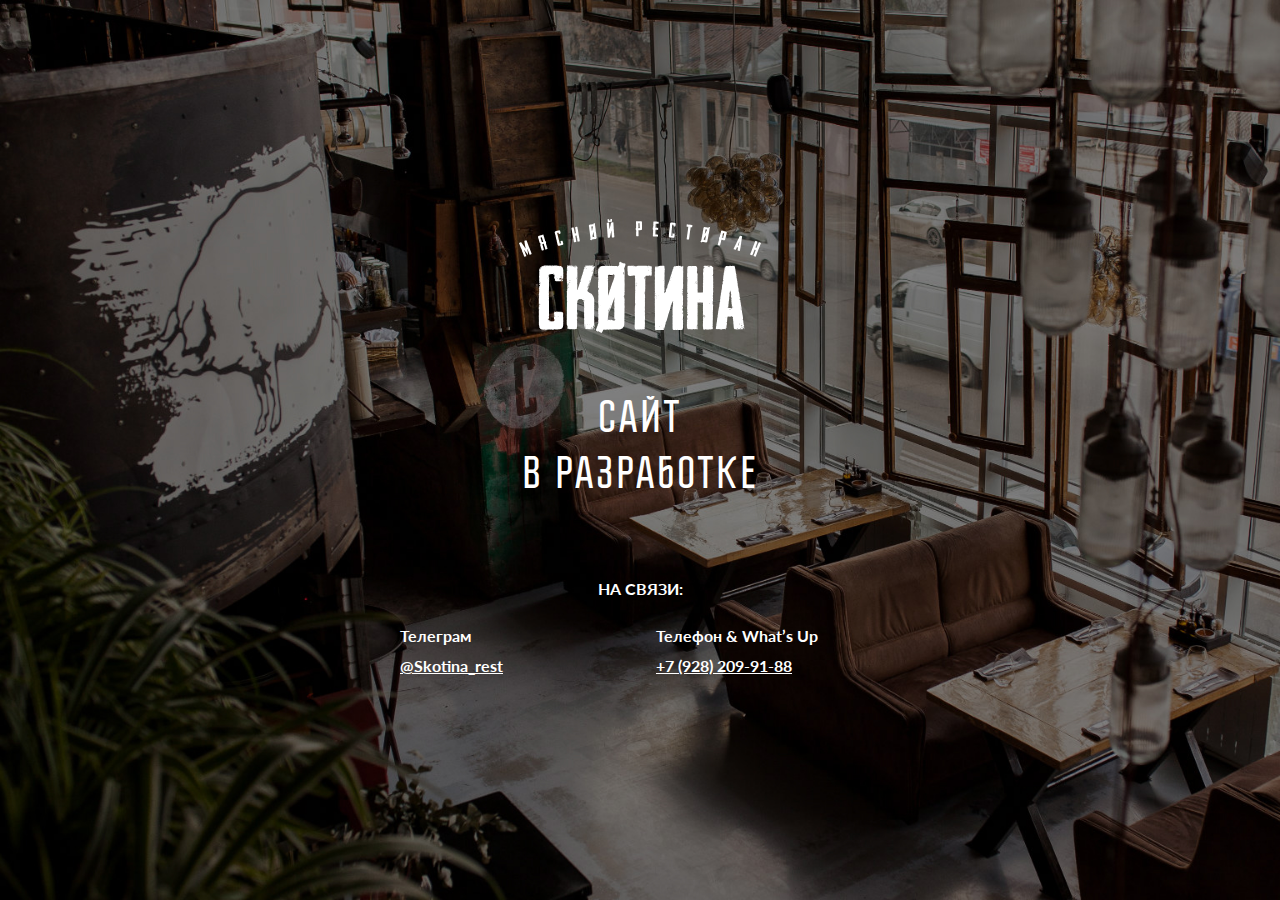
<file: index.html>
<!DOCTYPE html>
<html lang="ru">

<head>
  <meta charset="UTF-8">
  <meta name="viewport" content="width=device-width, initial-scale=1.0">
  <meta name="format-detection" content="telephone=no">

  <link rel="shortcut icon" href="favicon.png" type="image/png">

  <title>Скотина</title>
  <link rel="stylesheet" href="css/normalize.css">
  <link rel="stylesheet" href="css/style.css">
</head>

<body>
  <main>
    <section class="first-screen">
      <div class="wrapper first-screen__grid">
        <img class="first-screen__logo" src="./img/logo.svg" alt="Мясной ресторан Скотина" title="Мясной ресторан СКОТИНА" width="242">
        <h1 class="first-screen__title">Сайт в&nbsp;разработке</h1>
        <p class="first-screen__subtitle">на связи:</p>
        <ul class="first-screen__list">
          <li class="first-screen__item">телеграм <a href="https://t.me/skotina_rest" target="_blank">@skotina_rest</a>
          </li>
          <li class="first-screen__item">Телефон & What’s up <a href="tel:+79282099188" target="_blank">+7 (928)
              209-91-88</a></li>
        </ul>
      </div>
    </section>
  </main>
</body>

</html>
</file>
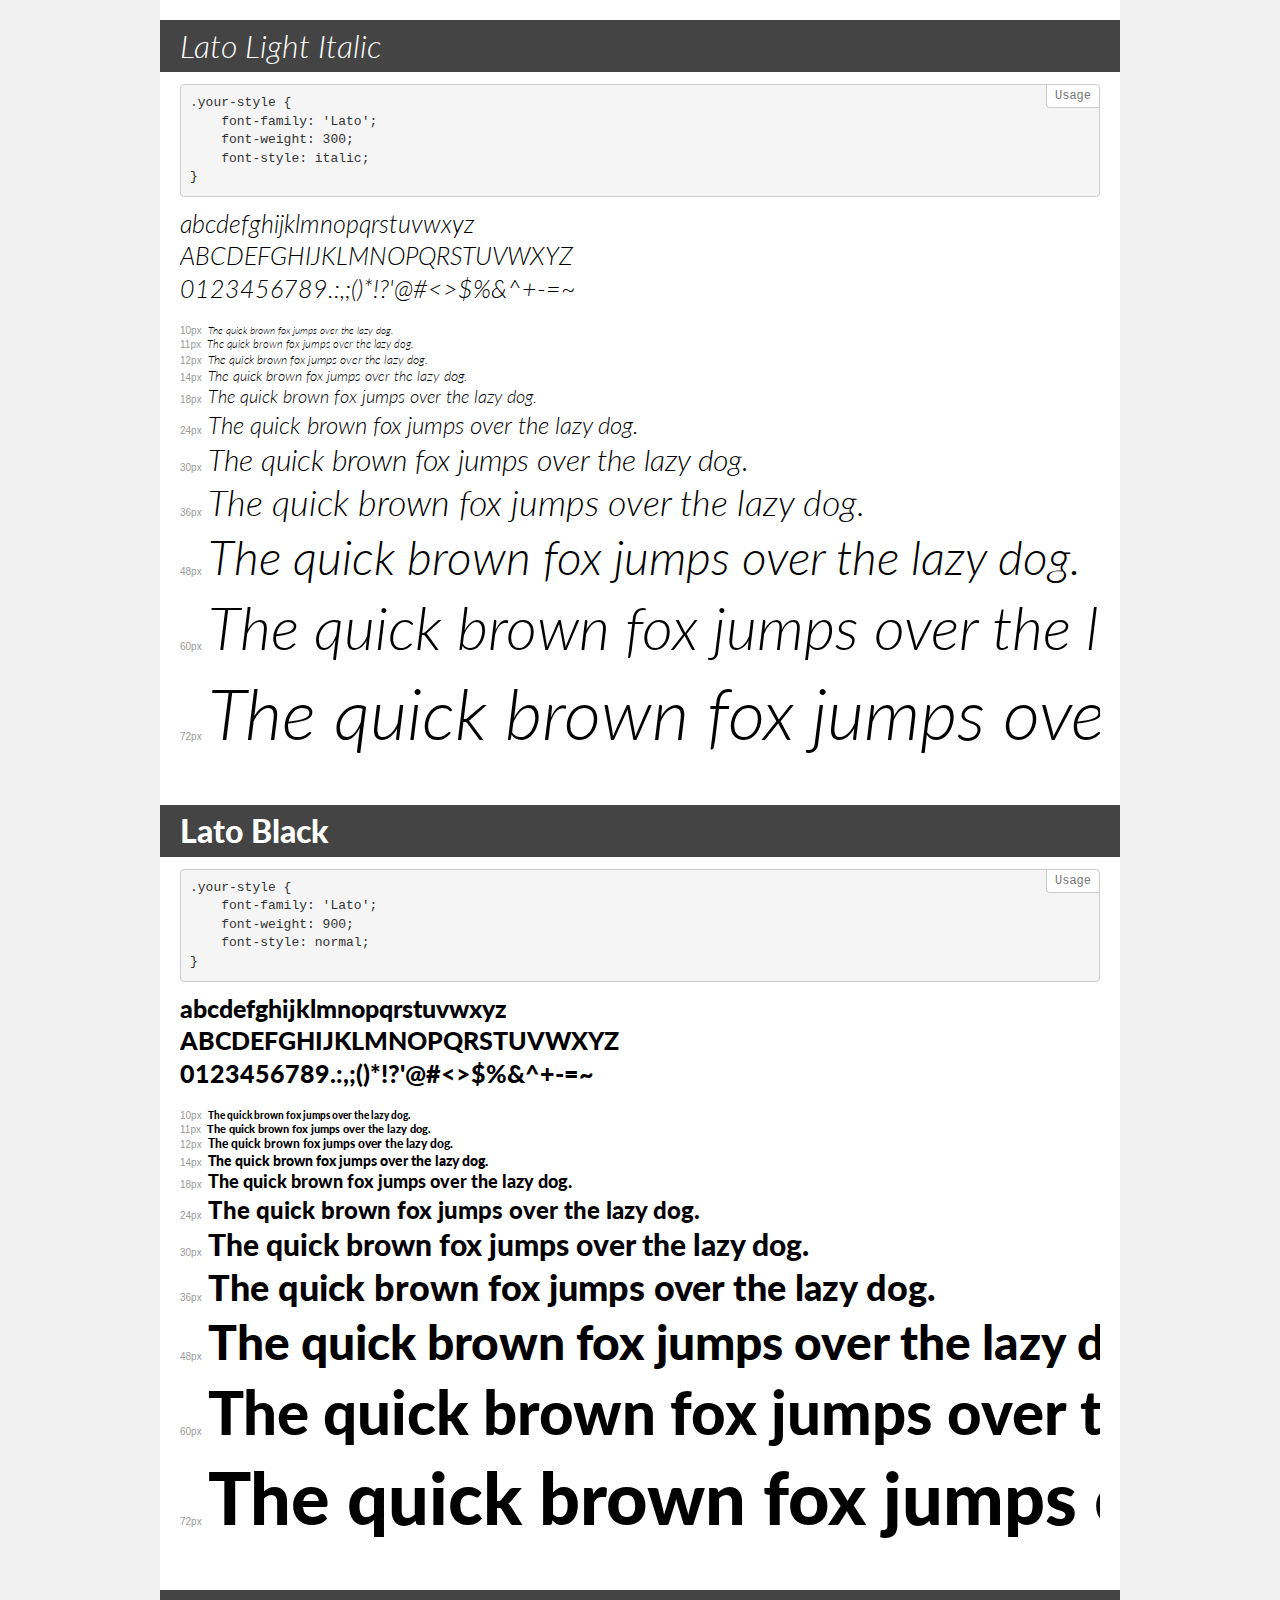
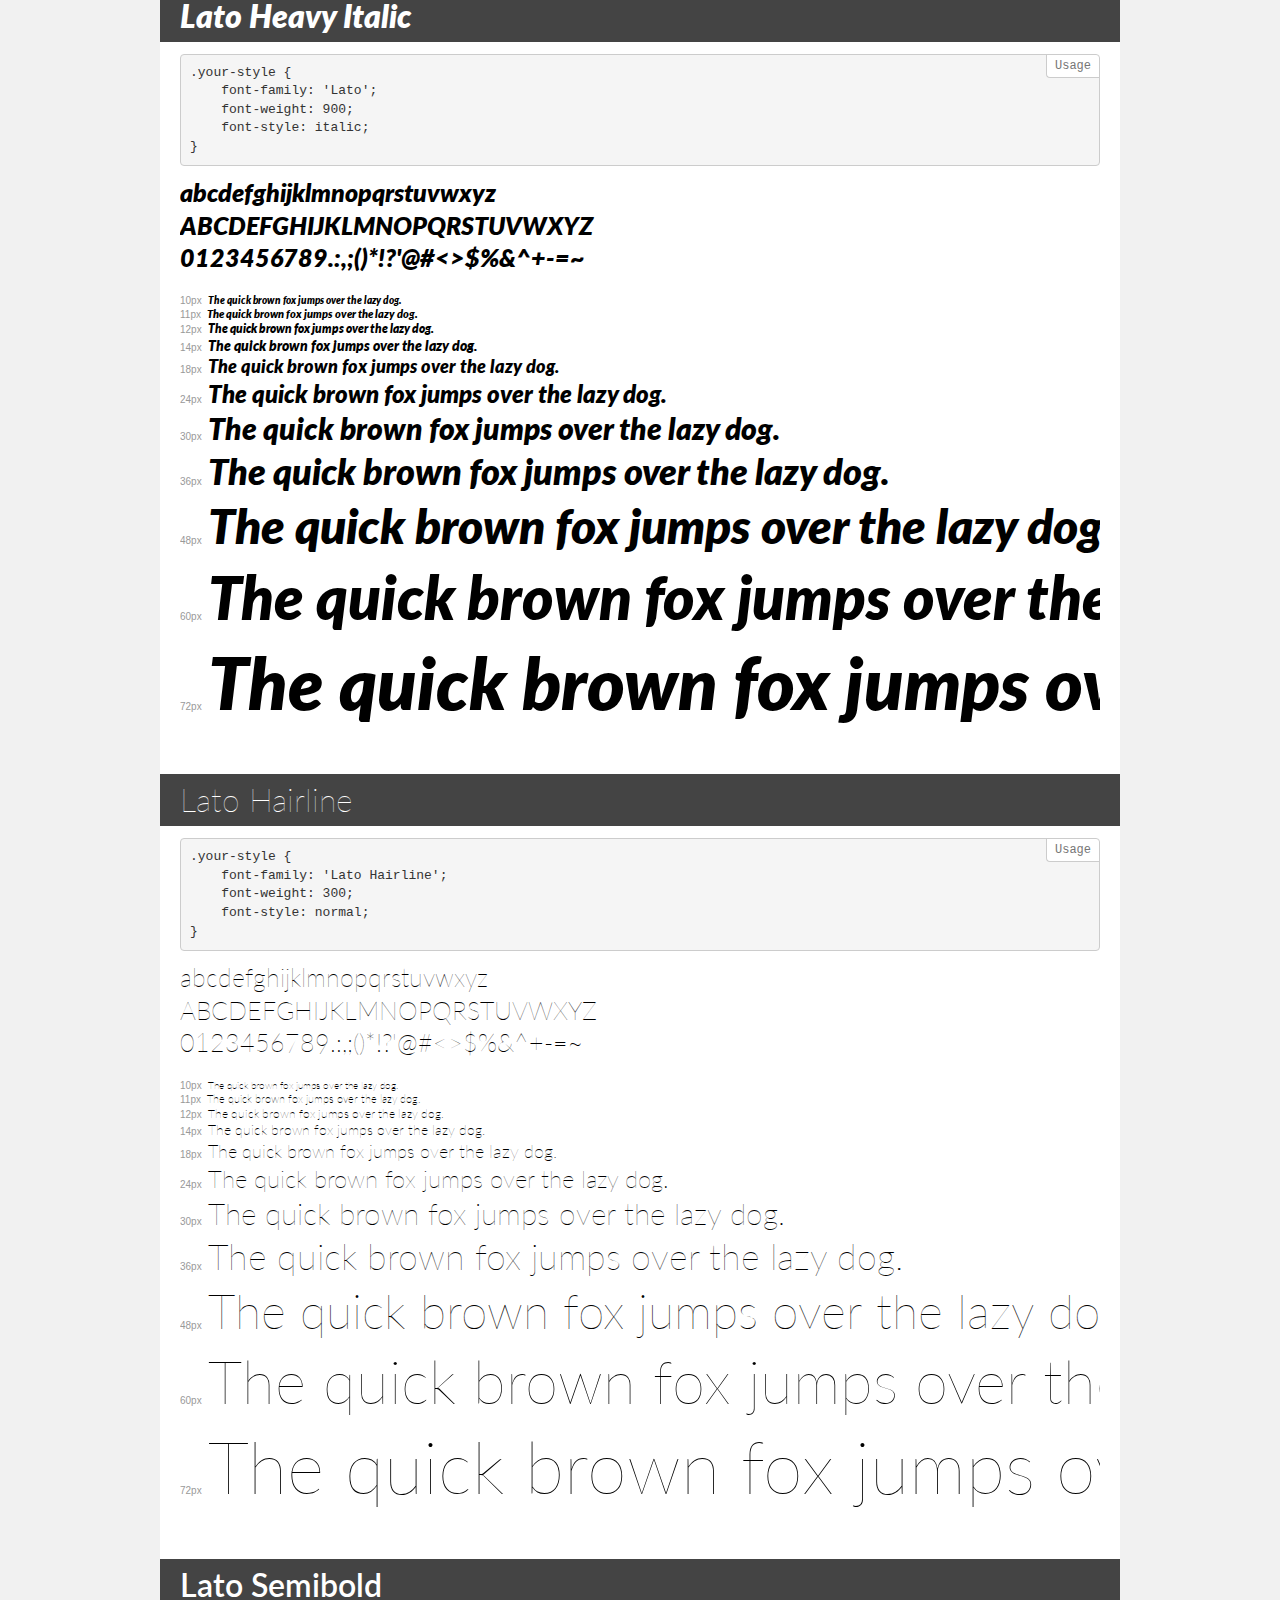
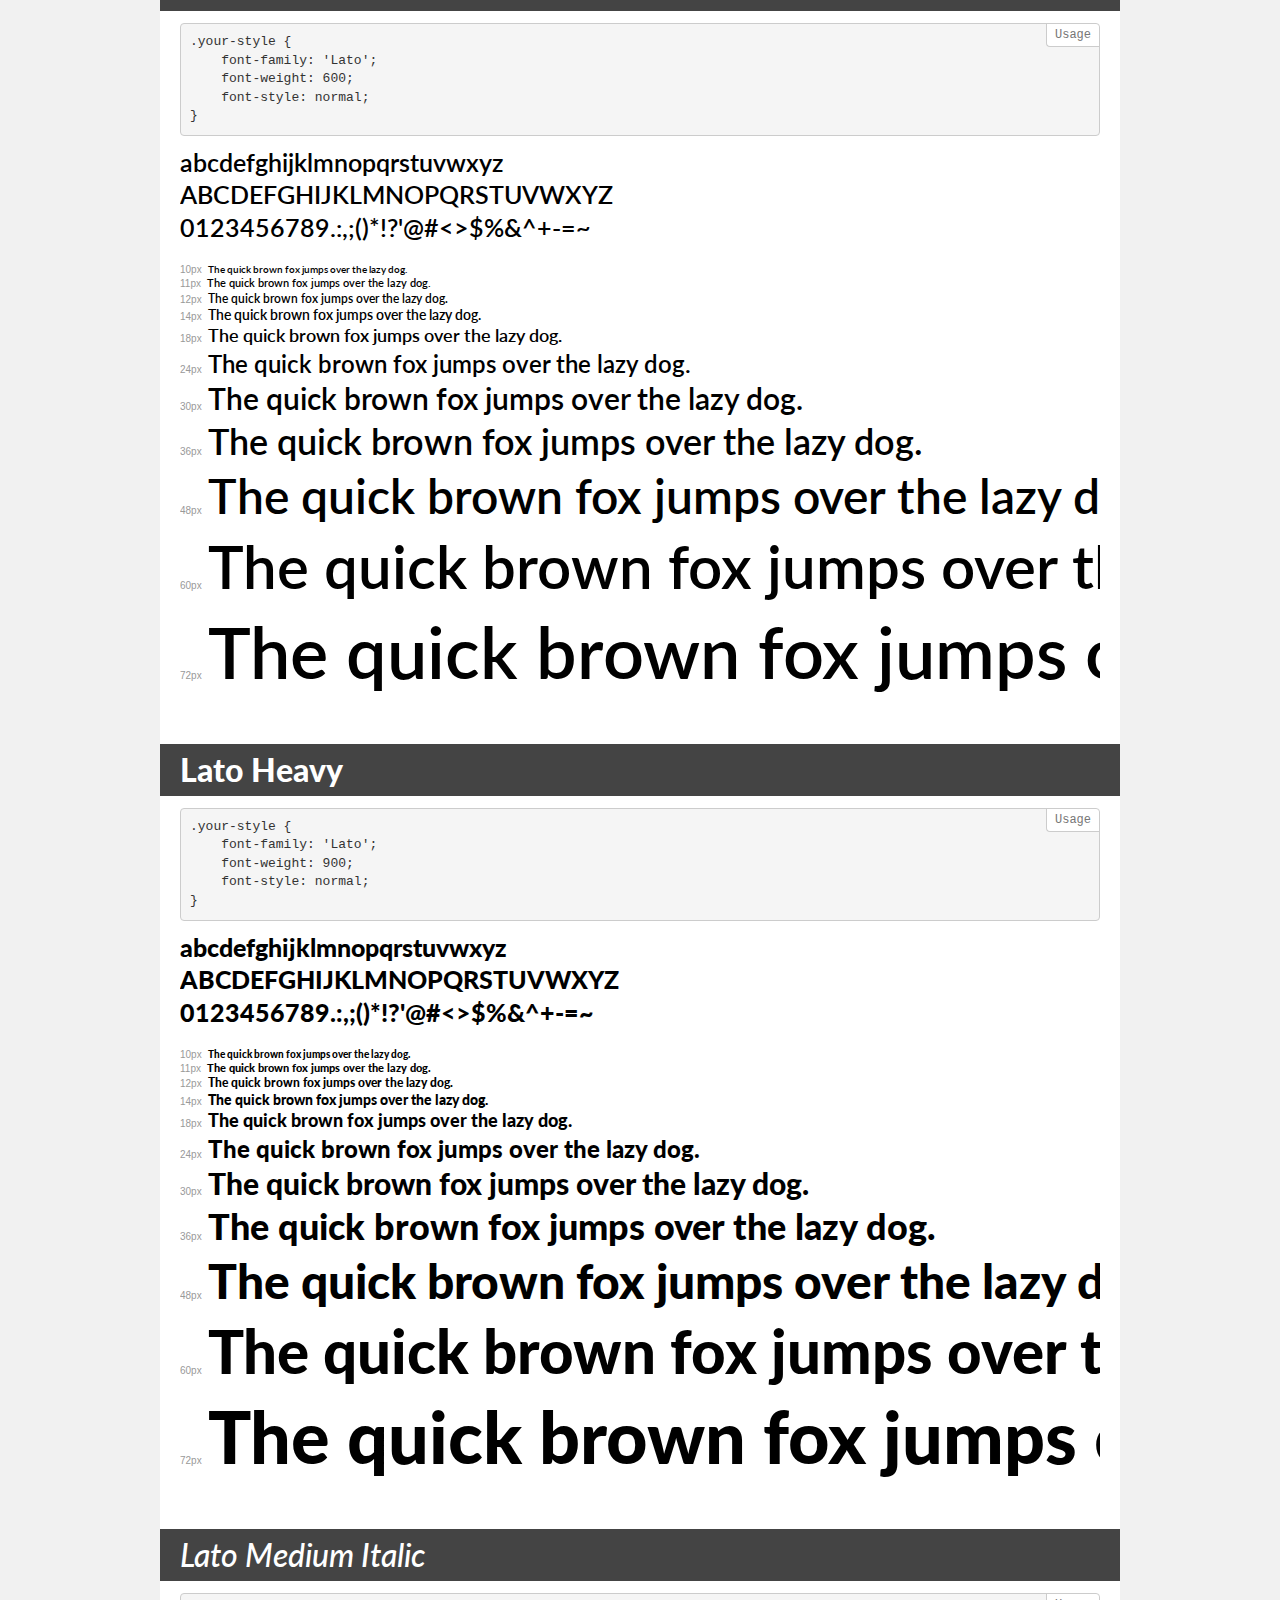
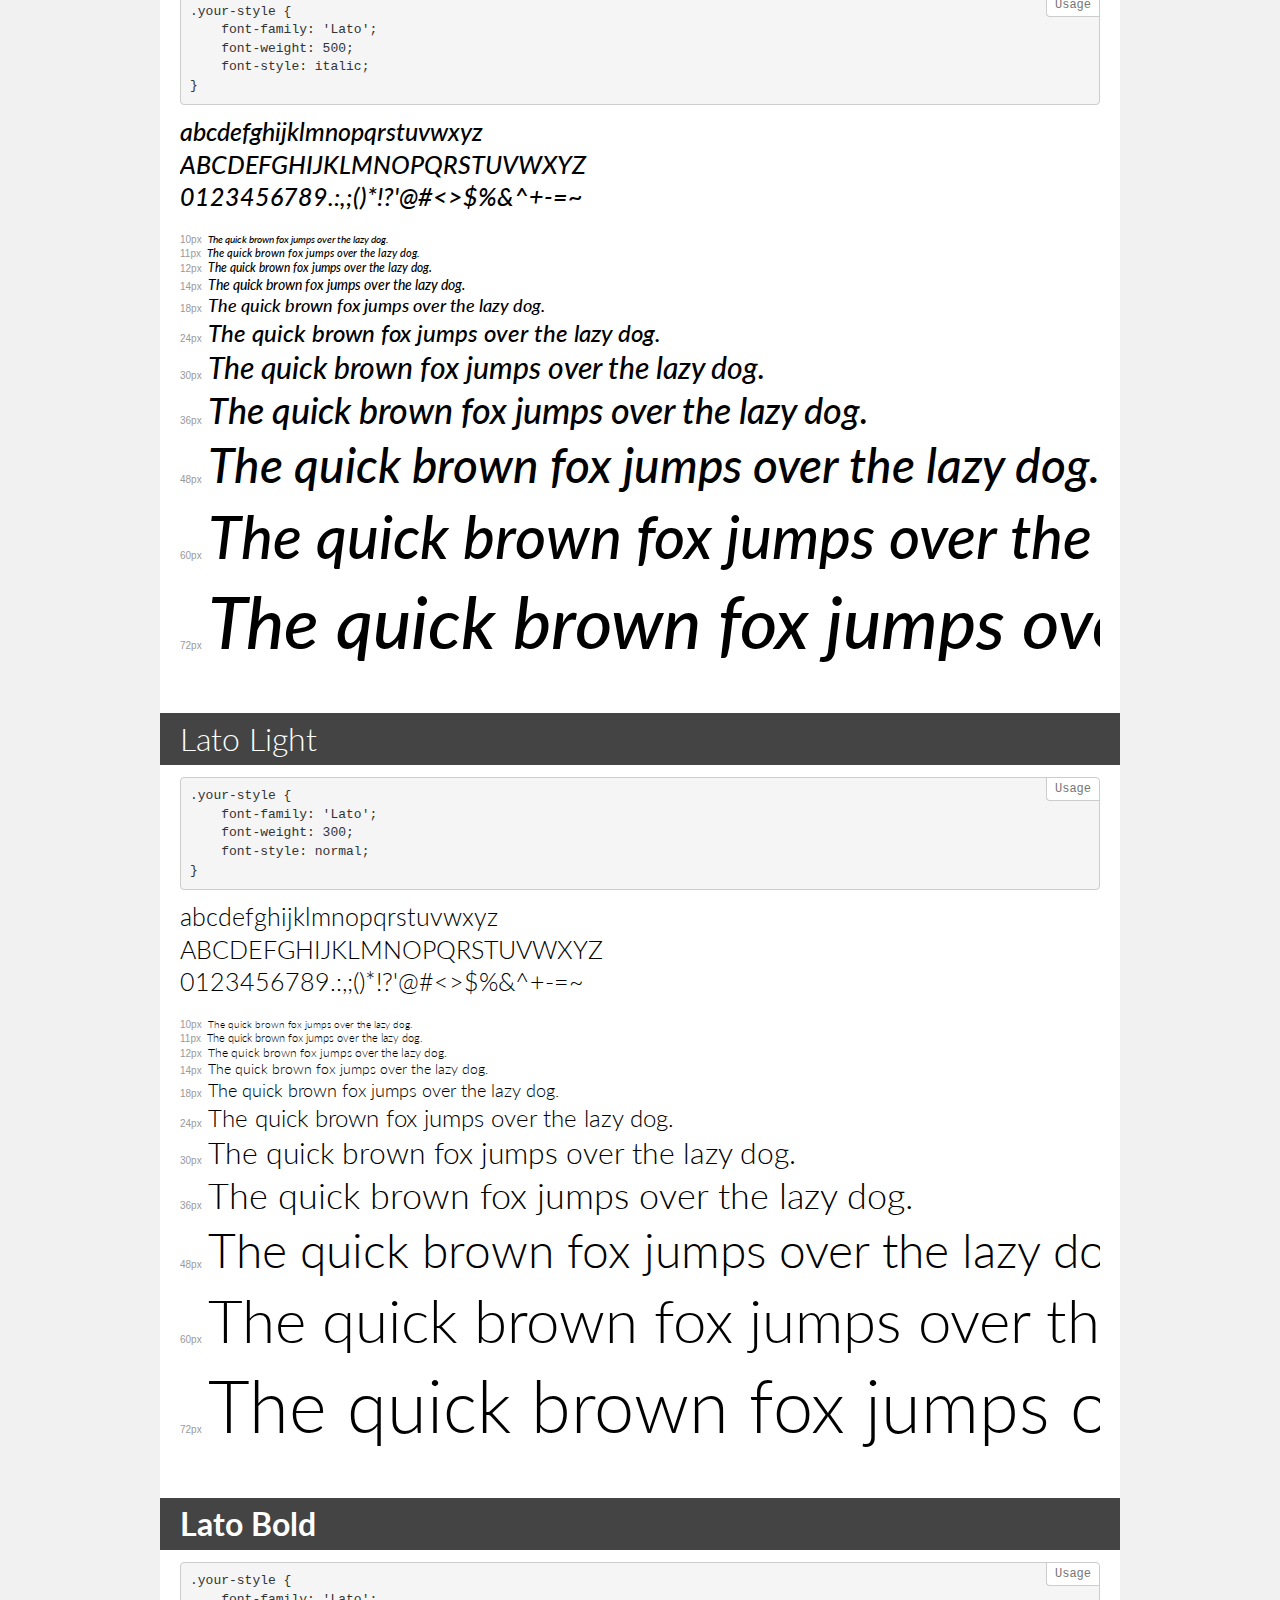
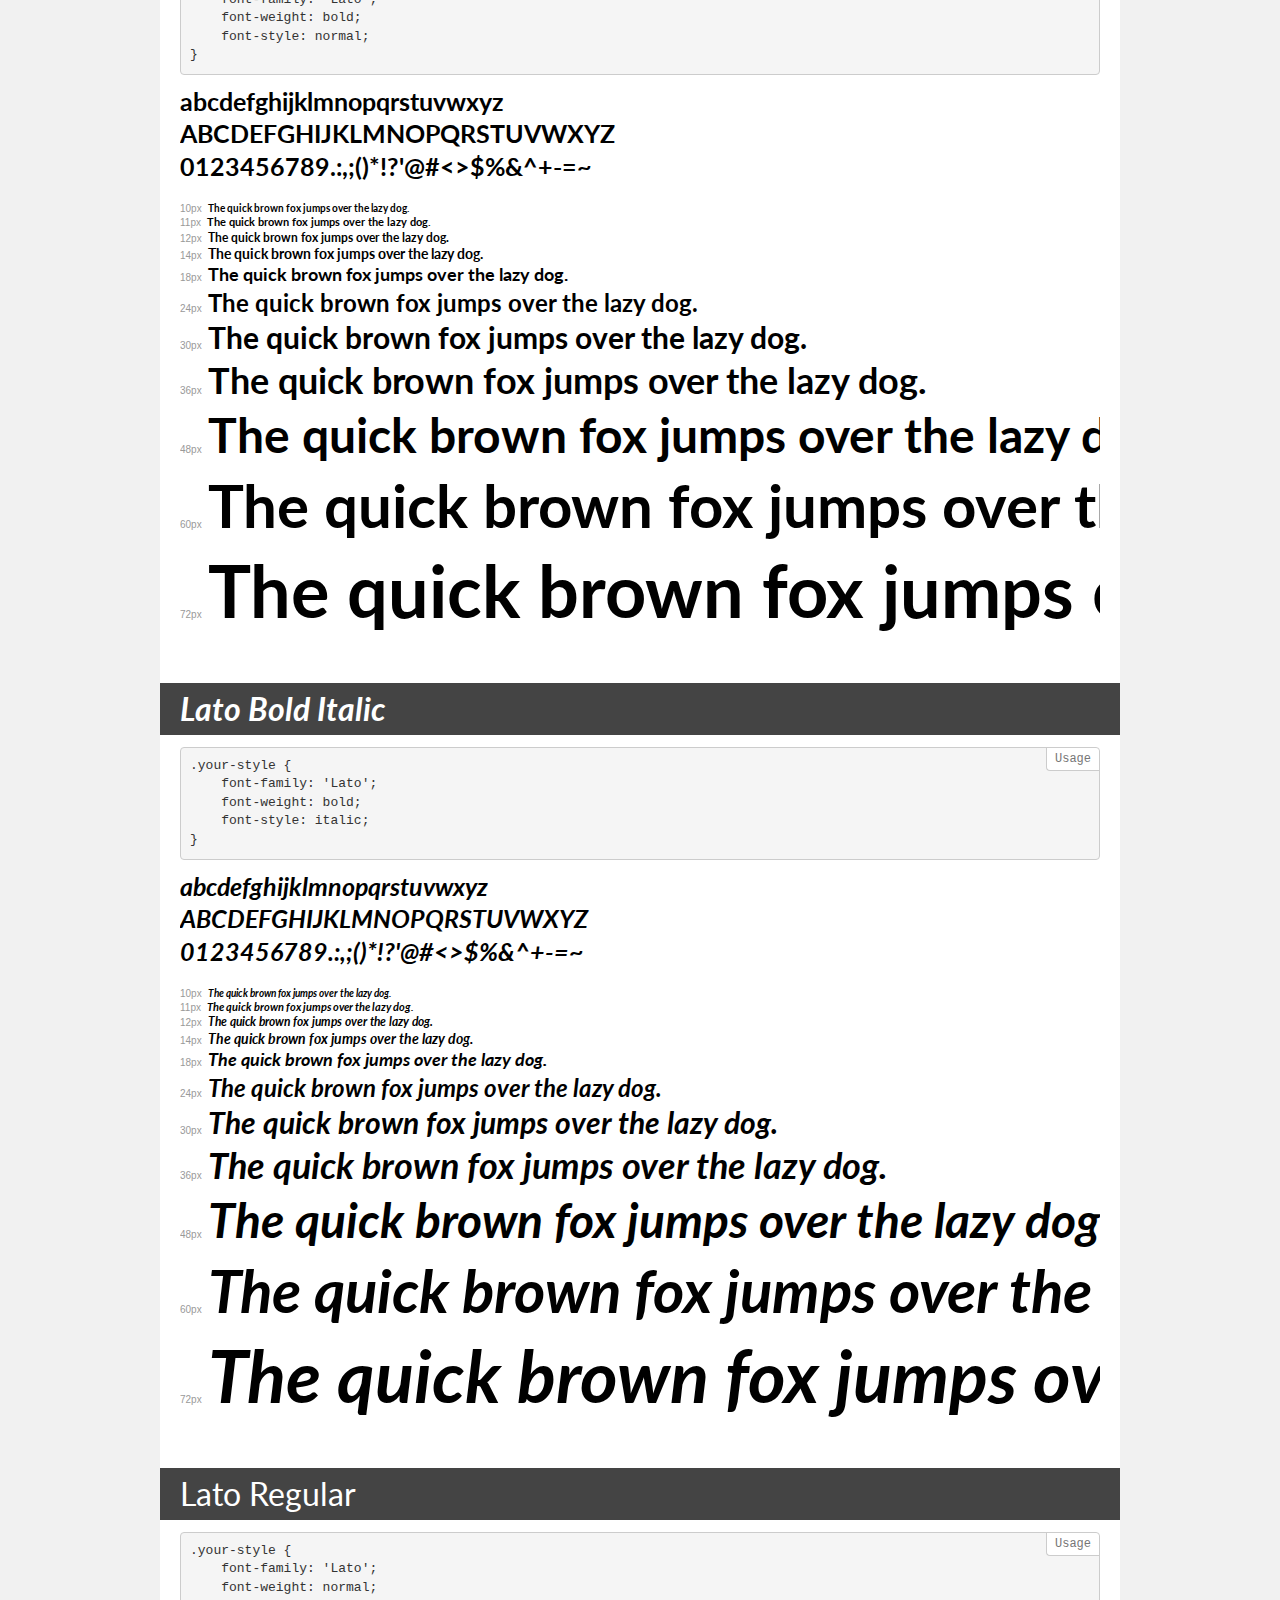
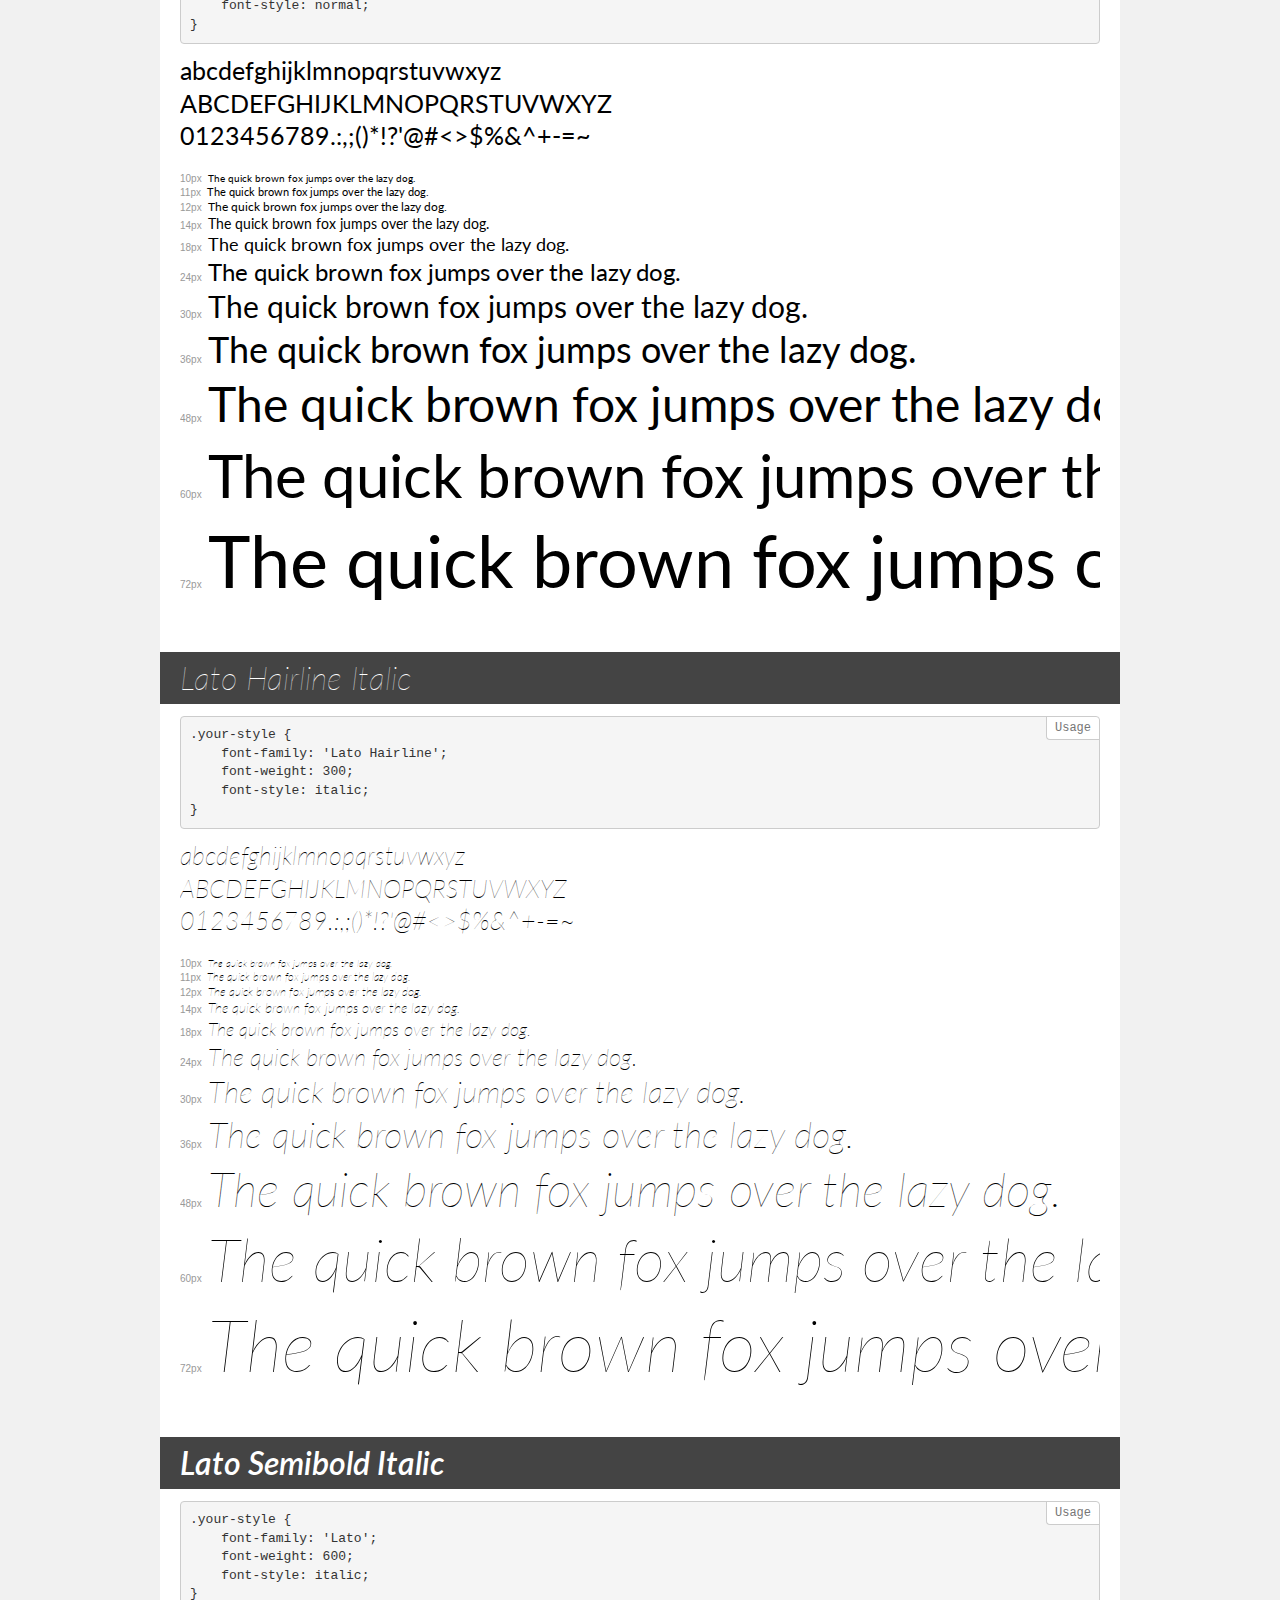
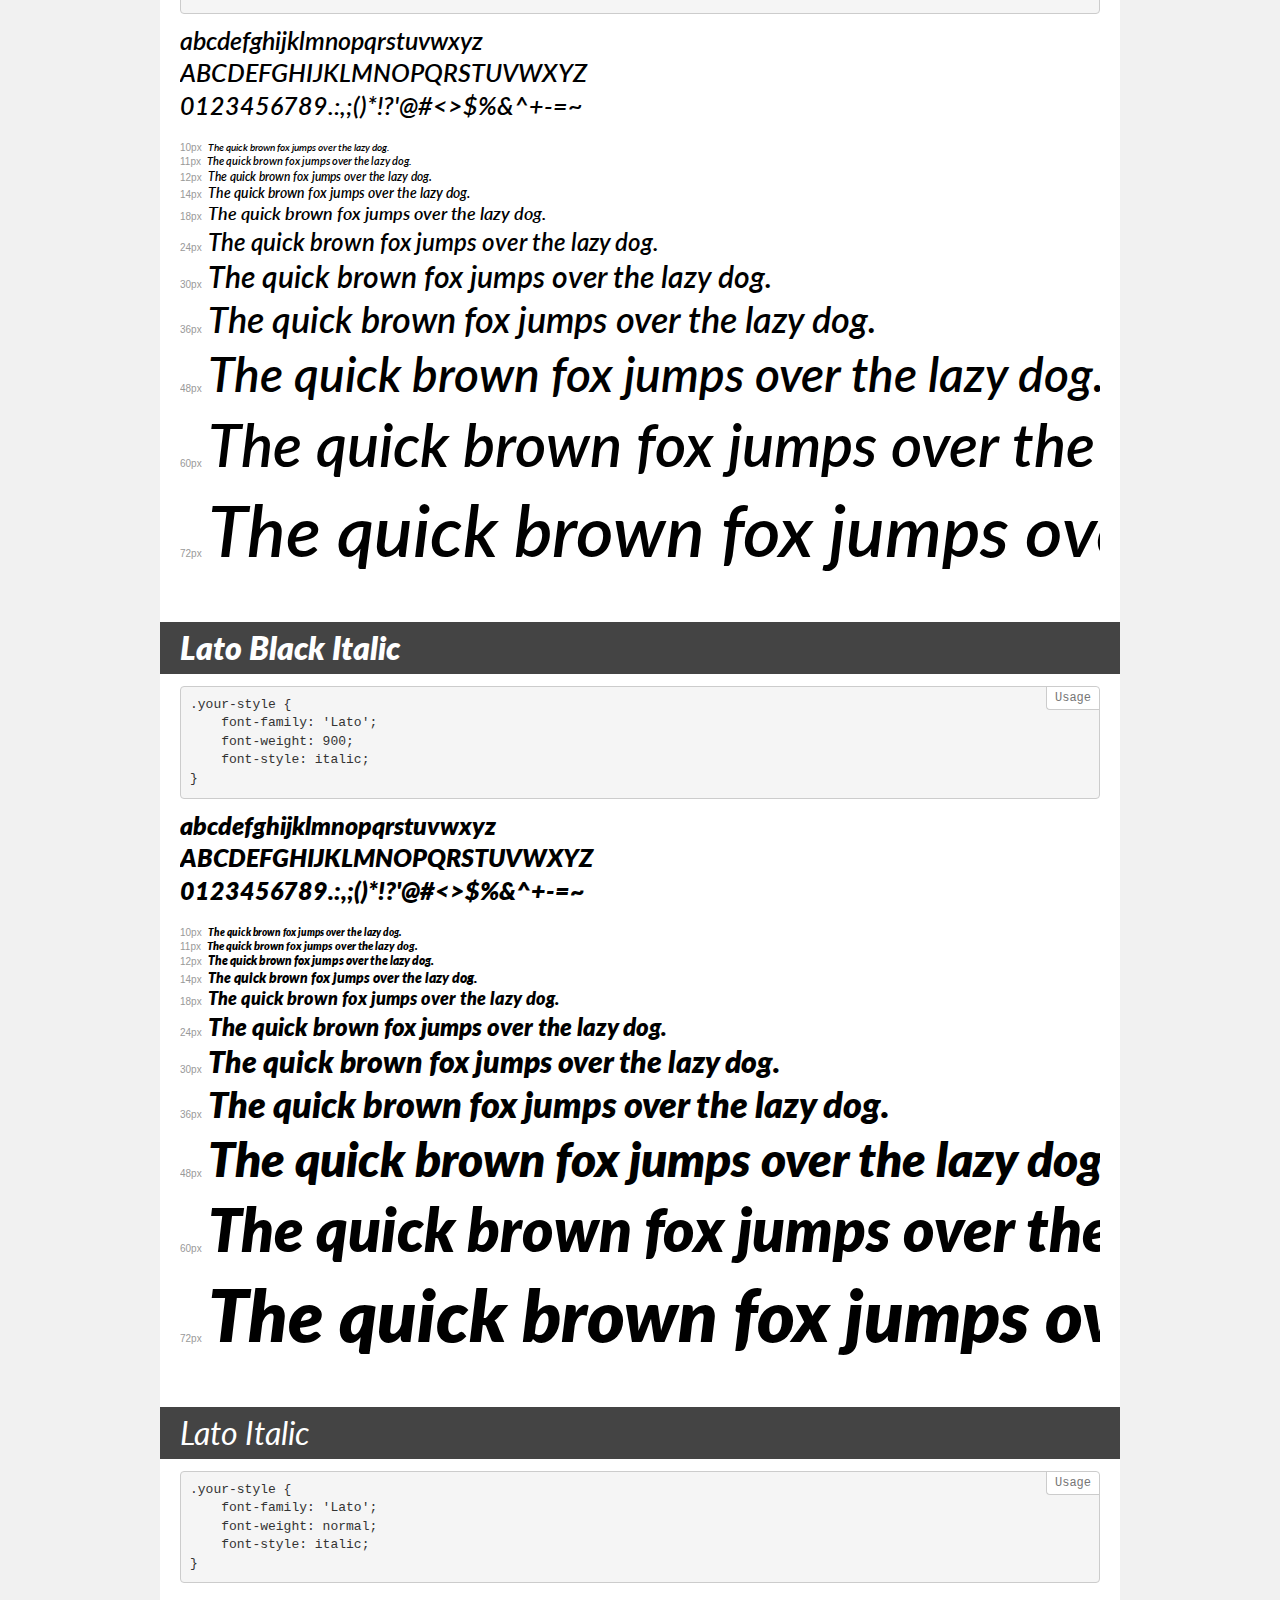
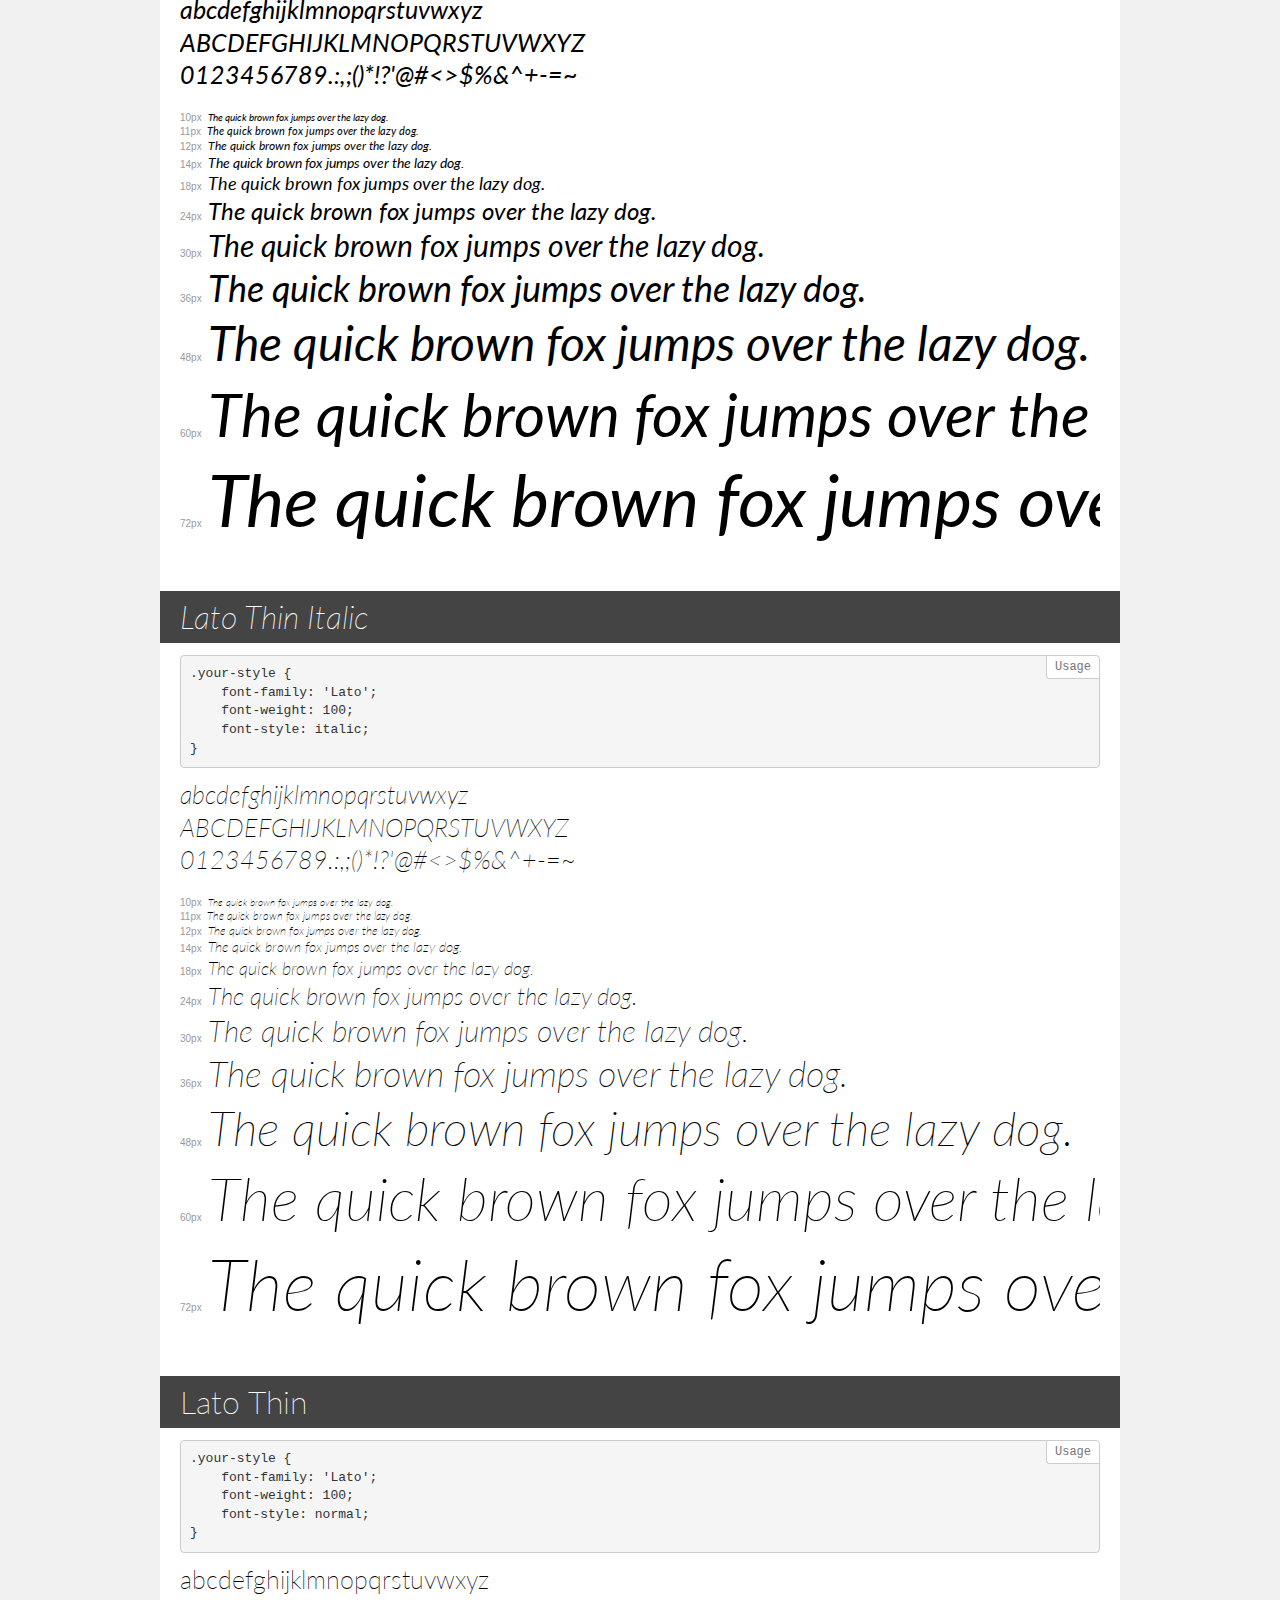
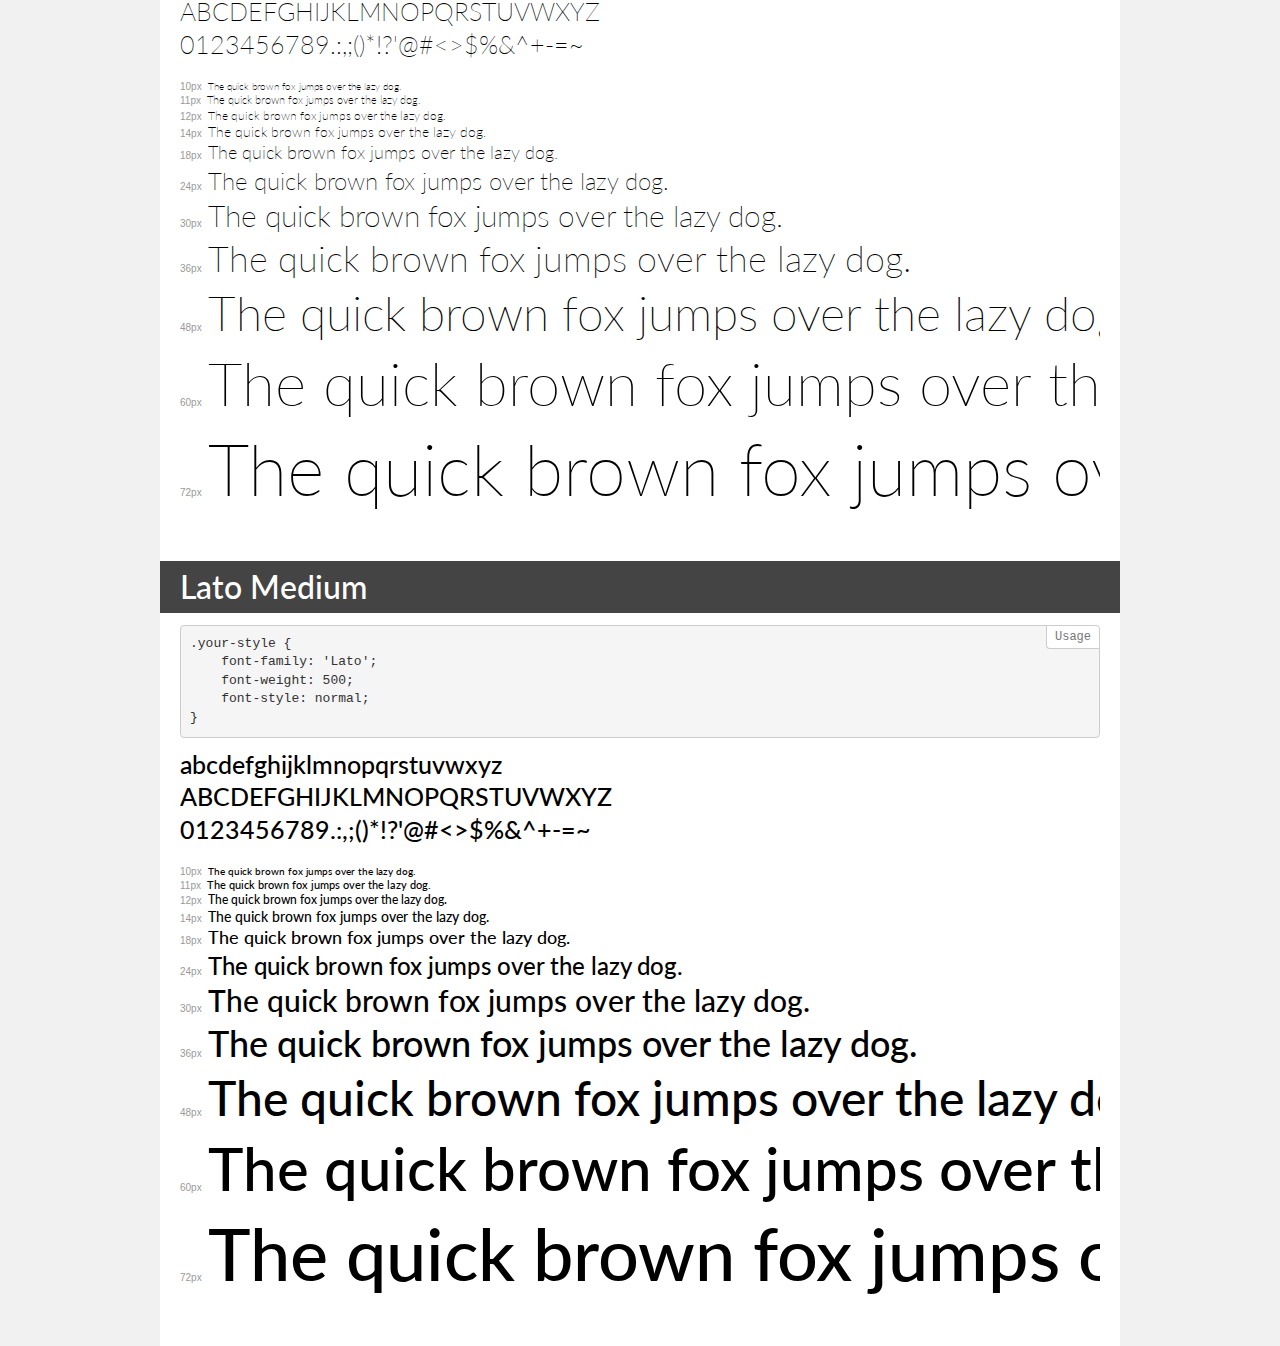
<file: fonts/Lato/demo.html>
<!DOCTYPE html>
<html>
<head>
    <meta charset="utf-8">
    <meta http-equiv="X-UA-Compatible" content="IE=edge">
    <meta name="viewport" content="width=device-width, initial-scale=1">
    <meta name="robots" content="noindex, noarchive">
    <meta name="format-detection" content="telephone=no">
    <title>Transfonter demo</title>
    <link href="stylesheet.css" rel="stylesheet">
    <style>
        /*
        http://meyerweb.com/eric/tools/css/reset/
        v2.0 | 20110126
        License: none (public domain)
        */
        html, body, div, span, applet, object, iframe,
        h1, h2, h3, h4, h5, h6, p, blockquote, pre,
        a, abbr, acronym, address, big, cite, code,
        del, dfn, em, img, ins, kbd, q, s, samp,
        small, strike, strong, sub, sup, tt, var,
        b, u, i, center,
        dl, dt, dd, ol, ul, li,
        fieldset, form, label, legend,
        table, caption, tbody, tfoot, thead, tr, th, td,
        article, aside, canvas, details, embed,
        figure, figcaption, footer, header, hgroup,
        menu, nav, output, ruby, section, summary,
        time, mark, audio, video {
            margin: 0;
            padding: 0;
            border: 0;
            font-size: 100%;
            font: inherit;
            vertical-align: baseline;
        }
        /* HTML5 display-role reset for older browsers */
        article, aside, details, figcaption, figure,
        footer, header, hgroup, menu, nav, section {
            display: block;
        }
        body {
            line-height: 1;
        }
        ol, ul {
            list-style: none;
        }
        blockquote, q {
            quotes: none;
        }
        blockquote:before, blockquote:after,
        q:before, q:after {
            content: '';
            content: none;
        }
        table {
            border-collapse: collapse;
            border-spacing: 0;
        }
        /* common styles */
        body {
            background: #f1f1f1;
            color: #000;
        }
        .page {
            background: #fff;
            width: 920px;
            margin: 0 auto;
            padding: 20px 20px 0 20px;
            overflow: hidden;
        }
        .font-container {
            overflow-x: auto;
            overflow-y: hidden;
            margin-bottom: 40px;
            line-height: 1.3;
            white-space: nowrap;
            padding-bottom: 5px;
        }
        h1 {
            position: relative;
            background: #444;
            font-size: 32px;
            color: #fff;
            padding: 10px 20px;
            margin: 0 -20px 12px -20px;
        }
        .letters {
            font-size: 25px;
            margin-bottom: 20px;
        }
        .s10:before {
            content: '10px';
        }
        .s11:before {
            content: '11px';
        }
        .s12:before {
            content: '12px';
        }
        .s14:before {
            content: '14px';
        }
        .s18:before {
            content: '18px';
        }
        .s24:before {
            content: '24px';
        }
        .s30:before {
            content: '30px';
        }
        .s36:before {
            content: '36px';
        }
        .s48:before {
            content: '48px';
        }
        .s60:before {
            content: '60px';
        }
        .s72:before {
            content: '72px';
        }
        .s10:before, .s11:before, .s12:before, .s14:before,
        .s18:before, .s24:before, .s30:before, .s36:before,
        .s48:before, .s60:before, .s72:before {
            font-family: Arial, sans-serif;
            font-size: 10px;
            font-weight: normal;
            font-style: normal;
            color: #999;
            padding-right: 6px;
        }
        pre {
            display: block;
            position: relative;
            padding: 9px;
            margin: 0 0 10px;
            font-family: Monaco, Menlo, Consolas, "Courier New", monospace !important;
            font-size: 13px;
            line-height: 1.428571429;
            color: #333;
            font-weight: normal !important;
            font-style: normal !important;
            background-color: #f5f5f5;
            border: 1px solid #ccc;
            overflow-x: auto;
            border-radius: 4px;
        }
        pre:after {
            display: block;
            position: absolute;
            right: 0;
            top: 0;
            content: 'Usage';
            line-height: 1;
            padding: 5px 8px;
            font-size: 12px;
            color: #767676;
            background-color: #fff;
            border: 1px solid #ccc;
            border-right: none;
            border-top: none;
            border-radius: 0 4px 0 4px;
            z-index: 10;
        }
        /* responsive */
        @media (max-width: 959px) {
            .page {
                width: auto;
                margin: 0;
            }
        }
    </style>
</head>
<body>
<div class="page">
    <div class="demo" style="font-family: 'Lato'; font-weight: 300; font-style: italic;">
        <h1>Lato Light Italic</h1>
        <pre>.your-style {
    font-family: 'Lato';
    font-weight: 300;
    font-style: italic;
}</pre>
        <div class="font-container">
            <p class="letters">
                abcdefghijklmnopqrstuvwxyz<br>
ABCDEFGHIJKLMNOPQRSTUVWXYZ<br>
                0123456789.:,;()*!?'@#<>$%&^+-=~
            </p>
            <p class="s10" style="font-size: 10px;">The quick brown fox jumps over the lazy dog.</p>
            <p class="s11" style="font-size: 11px;">The quick brown fox jumps over the lazy dog.</p>
            <p class="s12" style="font-size: 12px;">The quick brown fox jumps over the lazy dog.</p>
            <p class="s14" style="font-size: 14px;">The quick brown fox jumps over the lazy dog.</p>
            <p class="s18" style="font-size: 18px;">The quick brown fox jumps over the lazy dog.</p>
            <p class="s24" style="font-size: 24px;">The quick brown fox jumps over the lazy dog.</p>
            <p class="s30" style="font-size: 30px;">The quick brown fox jumps over the lazy dog.</p>
            <p class="s36" style="font-size: 36px;">The quick brown fox jumps over the lazy dog.</p>
            <p class="s48" style="font-size: 48px;">The quick brown fox jumps over the lazy dog.</p>
            <p class="s60" style="font-size: 60px;">The quick brown fox jumps over the lazy dog.</p>
            <p class="s72" style="font-size: 72px;">The quick brown fox jumps over the lazy dog.</p>
        </div>
    </div>
    <div class="demo" style="font-family: 'Lato'; font-weight: 900; font-style: normal;">
        <h1>Lato Black</h1>
        <pre>.your-style {
    font-family: 'Lato';
    font-weight: 900;
    font-style: normal;
}</pre>
        <div class="font-container">
            <p class="letters">
                abcdefghijklmnopqrstuvwxyz<br>
ABCDEFGHIJKLMNOPQRSTUVWXYZ<br>
                0123456789.:,;()*!?'@#<>$%&^+-=~
            </p>
            <p class="s10" style="font-size: 10px;">The quick brown fox jumps over the lazy dog.</p>
            <p class="s11" style="font-size: 11px;">The quick brown fox jumps over the lazy dog.</p>
            <p class="s12" style="font-size: 12px;">The quick brown fox jumps over the lazy dog.</p>
            <p class="s14" style="font-size: 14px;">The quick brown fox jumps over the lazy dog.</p>
            <p class="s18" style="font-size: 18px;">The quick brown fox jumps over the lazy dog.</p>
            <p class="s24" style="font-size: 24px;">The quick brown fox jumps over the lazy dog.</p>
            <p class="s30" style="font-size: 30px;">The quick brown fox jumps over the lazy dog.</p>
            <p class="s36" style="font-size: 36px;">The quick brown fox jumps over the lazy dog.</p>
            <p class="s48" style="font-size: 48px;">The quick brown fox jumps over the lazy dog.</p>
            <p class="s60" style="font-size: 60px;">The quick brown fox jumps over the lazy dog.</p>
            <p class="s72" style="font-size: 72px;">The quick brown fox jumps over the lazy dog.</p>
        </div>
    </div>
    <div class="demo" style="font-family: 'Lato'; font-weight: 900; font-style: italic;">
        <h1>Lato Heavy Italic</h1>
        <pre>.your-style {
    font-family: 'Lato';
    font-weight: 900;
    font-style: italic;
}</pre>
        <div class="font-container">
            <p class="letters">
                abcdefghijklmnopqrstuvwxyz<br>
ABCDEFGHIJKLMNOPQRSTUVWXYZ<br>
                0123456789.:,;()*!?'@#<>$%&^+-=~
            </p>
            <p class="s10" style="font-size: 10px;">The quick brown fox jumps over the lazy dog.</p>
            <p class="s11" style="font-size: 11px;">The quick brown fox jumps over the lazy dog.</p>
            <p class="s12" style="font-size: 12px;">The quick brown fox jumps over the lazy dog.</p>
            <p class="s14" style="font-size: 14px;">The quick brown fox jumps over the lazy dog.</p>
            <p class="s18" style="font-size: 18px;">The quick brown fox jumps over the lazy dog.</p>
            <p class="s24" style="font-size: 24px;">The quick brown fox jumps over the lazy dog.</p>
            <p class="s30" style="font-size: 30px;">The quick brown fox jumps over the lazy dog.</p>
            <p class="s36" style="font-size: 36px;">The quick brown fox jumps over the lazy dog.</p>
            <p class="s48" style="font-size: 48px;">The quick brown fox jumps over the lazy dog.</p>
            <p class="s60" style="font-size: 60px;">The quick brown fox jumps over the lazy dog.</p>
            <p class="s72" style="font-size: 72px;">The quick brown fox jumps over the lazy dog.</p>
        </div>
    </div>
    <div class="demo" style="font-family: 'Lato Hairline'; font-weight: 300; font-style: normal;">
        <h1>Lato Hairline</h1>
        <pre>.your-style {
    font-family: 'Lato Hairline';
    font-weight: 300;
    font-style: normal;
}</pre>
        <div class="font-container">
            <p class="letters">
                abcdefghijklmnopqrstuvwxyz<br>
ABCDEFGHIJKLMNOPQRSTUVWXYZ<br>
                0123456789.:,;()*!?'@#<>$%&^+-=~
            </p>
            <p class="s10" style="font-size: 10px;">The quick brown fox jumps over the lazy dog.</p>
            <p class="s11" style="font-size: 11px;">The quick brown fox jumps over the lazy dog.</p>
            <p class="s12" style="font-size: 12px;">The quick brown fox jumps over the lazy dog.</p>
            <p class="s14" style="font-size: 14px;">The quick brown fox jumps over the lazy dog.</p>
            <p class="s18" style="font-size: 18px;">The quick brown fox jumps over the lazy dog.</p>
            <p class="s24" style="font-size: 24px;">The quick brown fox jumps over the lazy dog.</p>
            <p class="s30" style="font-size: 30px;">The quick brown fox jumps over the lazy dog.</p>
            <p class="s36" style="font-size: 36px;">The quick brown fox jumps over the lazy dog.</p>
            <p class="s48" style="font-size: 48px;">The quick brown fox jumps over the lazy dog.</p>
            <p class="s60" style="font-size: 60px;">The quick brown fox jumps over the lazy dog.</p>
            <p class="s72" style="font-size: 72px;">The quick brown fox jumps over the lazy dog.</p>
        </div>
    </div>
    <div class="demo" style="font-family: 'Lato'; font-weight: 600; font-style: normal;">
        <h1>Lato Semibold</h1>
        <pre>.your-style {
    font-family: 'Lato';
    font-weight: 600;
    font-style: normal;
}</pre>
        <div class="font-container">
            <p class="letters">
                abcdefghijklmnopqrstuvwxyz<br>
ABCDEFGHIJKLMNOPQRSTUVWXYZ<br>
                0123456789.:,;()*!?'@#<>$%&^+-=~
            </p>
            <p class="s10" style="font-size: 10px;">The quick brown fox jumps over the lazy dog.</p>
            <p class="s11" style="font-size: 11px;">The quick brown fox jumps over the lazy dog.</p>
            <p class="s12" style="font-size: 12px;">The quick brown fox jumps over the lazy dog.</p>
            <p class="s14" style="font-size: 14px;">The quick brown fox jumps over the lazy dog.</p>
            <p class="s18" style="font-size: 18px;">The quick brown fox jumps over the lazy dog.</p>
            <p class="s24" style="font-size: 24px;">The quick brown fox jumps over the lazy dog.</p>
            <p class="s30" style="font-size: 30px;">The quick brown fox jumps over the lazy dog.</p>
            <p class="s36" style="font-size: 36px;">The quick brown fox jumps over the lazy dog.</p>
            <p class="s48" style="font-size: 48px;">The quick brown fox jumps over the lazy dog.</p>
            <p class="s60" style="font-size: 60px;">The quick brown fox jumps over the lazy dog.</p>
            <p class="s72" style="font-size: 72px;">The quick brown fox jumps over the lazy dog.</p>
        </div>
    </div>
    <div class="demo" style="font-family: 'Lato'; font-weight: 900; font-style: normal;">
        <h1>Lato Heavy</h1>
        <pre>.your-style {
    font-family: 'Lato';
    font-weight: 900;
    font-style: normal;
}</pre>
        <div class="font-container">
            <p class="letters">
                abcdefghijklmnopqrstuvwxyz<br>
ABCDEFGHIJKLMNOPQRSTUVWXYZ<br>
                0123456789.:,;()*!?'@#<>$%&^+-=~
            </p>
            <p class="s10" style="font-size: 10px;">The quick brown fox jumps over the lazy dog.</p>
            <p class="s11" style="font-size: 11px;">The quick brown fox jumps over the lazy dog.</p>
            <p class="s12" style="font-size: 12px;">The quick brown fox jumps over the lazy dog.</p>
            <p class="s14" style="font-size: 14px;">The quick brown fox jumps over the lazy dog.</p>
            <p class="s18" style="font-size: 18px;">The quick brown fox jumps over the lazy dog.</p>
            <p class="s24" style="font-size: 24px;">The quick brown fox jumps over the lazy dog.</p>
            <p class="s30" style="font-size: 30px;">The quick brown fox jumps over the lazy dog.</p>
            <p class="s36" style="font-size: 36px;">The quick brown fox jumps over the lazy dog.</p>
            <p class="s48" style="font-size: 48px;">The quick brown fox jumps over the lazy dog.</p>
            <p class="s60" style="font-size: 60px;">The quick brown fox jumps over the lazy dog.</p>
            <p class="s72" style="font-size: 72px;">The quick brown fox jumps over the lazy dog.</p>
        </div>
    </div>
    <div class="demo" style="font-family: 'Lato'; font-weight: 500; font-style: italic;">
        <h1>Lato Medium Italic</h1>
        <pre>.your-style {
    font-family: 'Lato';
    font-weight: 500;
    font-style: italic;
}</pre>
        <div class="font-container">
            <p class="letters">
                abcdefghijklmnopqrstuvwxyz<br>
ABCDEFGHIJKLMNOPQRSTUVWXYZ<br>
                0123456789.:,;()*!?'@#<>$%&^+-=~
            </p>
            <p class="s10" style="font-size: 10px;">The quick brown fox jumps over the lazy dog.</p>
            <p class="s11" style="font-size: 11px;">The quick brown fox jumps over the lazy dog.</p>
            <p class="s12" style="font-size: 12px;">The quick brown fox jumps over the lazy dog.</p>
            <p class="s14" style="font-size: 14px;">The quick brown fox jumps over the lazy dog.</p>
            <p class="s18" style="font-size: 18px;">The quick brown fox jumps over the lazy dog.</p>
            <p class="s24" style="font-size: 24px;">The quick brown fox jumps over the lazy dog.</p>
            <p class="s30" style="font-size: 30px;">The quick brown fox jumps over the lazy dog.</p>
            <p class="s36" style="font-size: 36px;">The quick brown fox jumps over the lazy dog.</p>
            <p class="s48" style="font-size: 48px;">The quick brown fox jumps over the lazy dog.</p>
            <p class="s60" style="font-size: 60px;">The quick brown fox jumps over the lazy dog.</p>
            <p class="s72" style="font-size: 72px;">The quick brown fox jumps over the lazy dog.</p>
        </div>
    </div>
    <div class="demo" style="font-family: 'Lato'; font-weight: 300; font-style: normal;">
        <h1>Lato Light</h1>
        <pre>.your-style {
    font-family: 'Lato';
    font-weight: 300;
    font-style: normal;
}</pre>
        <div class="font-container">
            <p class="letters">
                abcdefghijklmnopqrstuvwxyz<br>
ABCDEFGHIJKLMNOPQRSTUVWXYZ<br>
                0123456789.:,;()*!?'@#<>$%&^+-=~
            </p>
            <p class="s10" style="font-size: 10px;">The quick brown fox jumps over the lazy dog.</p>
            <p class="s11" style="font-size: 11px;">The quick brown fox jumps over the lazy dog.</p>
            <p class="s12" style="font-size: 12px;">The quick brown fox jumps over the lazy dog.</p>
            <p class="s14" style="font-size: 14px;">The quick brown fox jumps over the lazy dog.</p>
            <p class="s18" style="font-size: 18px;">The quick brown fox jumps over the lazy dog.</p>
            <p class="s24" style="font-size: 24px;">The quick brown fox jumps over the lazy dog.</p>
            <p class="s30" style="font-size: 30px;">The quick brown fox jumps over the lazy dog.</p>
            <p class="s36" style="font-size: 36px;">The quick brown fox jumps over the lazy dog.</p>
            <p class="s48" style="font-size: 48px;">The quick brown fox jumps over the lazy dog.</p>
            <p class="s60" style="font-size: 60px;">The quick brown fox jumps over the lazy dog.</p>
            <p class="s72" style="font-size: 72px;">The quick brown fox jumps over the lazy dog.</p>
        </div>
    </div>
    <div class="demo" style="font-family: 'Lato'; font-weight: bold; font-style: normal;">
        <h1>Lato Bold</h1>
        <pre>.your-style {
    font-family: 'Lato';
    font-weight: bold;
    font-style: normal;
}</pre>
        <div class="font-container">
            <p class="letters">
                abcdefghijklmnopqrstuvwxyz<br>
ABCDEFGHIJKLMNOPQRSTUVWXYZ<br>
                0123456789.:,;()*!?'@#<>$%&^+-=~
            </p>
            <p class="s10" style="font-size: 10px;">The quick brown fox jumps over the lazy dog.</p>
            <p class="s11" style="font-size: 11px;">The quick brown fox jumps over the lazy dog.</p>
            <p class="s12" style="font-size: 12px;">The quick brown fox jumps over the lazy dog.</p>
            <p class="s14" style="font-size: 14px;">The quick brown fox jumps over the lazy dog.</p>
            <p class="s18" style="font-size: 18px;">The quick brown fox jumps over the lazy dog.</p>
            <p class="s24" style="font-size: 24px;">The quick brown fox jumps over the lazy dog.</p>
            <p class="s30" style="font-size: 30px;">The quick brown fox jumps over the lazy dog.</p>
            <p class="s36" style="font-size: 36px;">The quick brown fox jumps over the lazy dog.</p>
            <p class="s48" style="font-size: 48px;">The quick brown fox jumps over the lazy dog.</p>
            <p class="s60" style="font-size: 60px;">The quick brown fox jumps over the lazy dog.</p>
            <p class="s72" style="font-size: 72px;">The quick brown fox jumps over the lazy dog.</p>
        </div>
    </div>
    <div class="demo" style="font-family: 'Lato'; font-weight: bold; font-style: italic;">
        <h1>Lato Bold Italic</h1>
        <pre>.your-style {
    font-family: 'Lato';
    font-weight: bold;
    font-style: italic;
}</pre>
        <div class="font-container">
            <p class="letters">
                abcdefghijklmnopqrstuvwxyz<br>
ABCDEFGHIJKLMNOPQRSTUVWXYZ<br>
                0123456789.:,;()*!?'@#<>$%&^+-=~
            </p>
            <p class="s10" style="font-size: 10px;">The quick brown fox jumps over the lazy dog.</p>
            <p class="s11" style="font-size: 11px;">The quick brown fox jumps over the lazy dog.</p>
            <p class="s12" style="font-size: 12px;">The quick brown fox jumps over the lazy dog.</p>
            <p class="s14" style="font-size: 14px;">The quick brown fox jumps over the lazy dog.</p>
            <p class="s18" style="font-size: 18px;">The quick brown fox jumps over the lazy dog.</p>
            <p class="s24" style="font-size: 24px;">The quick brown fox jumps over the lazy dog.</p>
            <p class="s30" style="font-size: 30px;">The quick brown fox jumps over the lazy dog.</p>
            <p class="s36" style="font-size: 36px;">The quick brown fox jumps over the lazy dog.</p>
            <p class="s48" style="font-size: 48px;">The quick brown fox jumps over the lazy dog.</p>
            <p class="s60" style="font-size: 60px;">The quick brown fox jumps over the lazy dog.</p>
            <p class="s72" style="font-size: 72px;">The quick brown fox jumps over the lazy dog.</p>
        </div>
    </div>
    <div class="demo" style="font-family: 'Lato'; font-weight: normal; font-style: normal;">
        <h1>Lato Regular</h1>
        <pre>.your-style {
    font-family: 'Lato';
    font-weight: normal;
    font-style: normal;
}</pre>
        <div class="font-container">
            <p class="letters">
                abcdefghijklmnopqrstuvwxyz<br>
ABCDEFGHIJKLMNOPQRSTUVWXYZ<br>
                0123456789.:,;()*!?'@#<>$%&^+-=~
            </p>
            <p class="s10" style="font-size: 10px;">The quick brown fox jumps over the lazy dog.</p>
            <p class="s11" style="font-size: 11px;">The quick brown fox jumps over the lazy dog.</p>
            <p class="s12" style="font-size: 12px;">The quick brown fox jumps over the lazy dog.</p>
            <p class="s14" style="font-size: 14px;">The quick brown fox jumps over the lazy dog.</p>
            <p class="s18" style="font-size: 18px;">The quick brown fox jumps over the lazy dog.</p>
            <p class="s24" style="font-size: 24px;">The quick brown fox jumps over the lazy dog.</p>
            <p class="s30" style="font-size: 30px;">The quick brown fox jumps over the lazy dog.</p>
            <p class="s36" style="font-size: 36px;">The quick brown fox jumps over the lazy dog.</p>
            <p class="s48" style="font-size: 48px;">The quick brown fox jumps over the lazy dog.</p>
            <p class="s60" style="font-size: 60px;">The quick brown fox jumps over the lazy dog.</p>
            <p class="s72" style="font-size: 72px;">The quick brown fox jumps over the lazy dog.</p>
        </div>
    </div>
    <div class="demo" style="font-family: 'Lato Hairline'; font-weight: 300; font-style: italic;">
        <h1>Lato Hairline Italic</h1>
        <pre>.your-style {
    font-family: 'Lato Hairline';
    font-weight: 300;
    font-style: italic;
}</pre>
        <div class="font-container">
            <p class="letters">
                abcdefghijklmnopqrstuvwxyz<br>
ABCDEFGHIJKLMNOPQRSTUVWXYZ<br>
                0123456789.:,;()*!?'@#<>$%&^+-=~
            </p>
            <p class="s10" style="font-size: 10px;">The quick brown fox jumps over the lazy dog.</p>
            <p class="s11" style="font-size: 11px;">The quick brown fox jumps over the lazy dog.</p>
            <p class="s12" style="font-size: 12px;">The quick brown fox jumps over the lazy dog.</p>
            <p class="s14" style="font-size: 14px;">The quick brown fox jumps over the lazy dog.</p>
            <p class="s18" style="font-size: 18px;">The quick brown fox jumps over the lazy dog.</p>
            <p class="s24" style="font-size: 24px;">The quick brown fox jumps over the lazy dog.</p>
            <p class="s30" style="font-size: 30px;">The quick brown fox jumps over the lazy dog.</p>
            <p class="s36" style="font-size: 36px;">The quick brown fox jumps over the lazy dog.</p>
            <p class="s48" style="font-size: 48px;">The quick brown fox jumps over the lazy dog.</p>
            <p class="s60" style="font-size: 60px;">The quick brown fox jumps over the lazy dog.</p>
            <p class="s72" style="font-size: 72px;">The quick brown fox jumps over the lazy dog.</p>
        </div>
    </div>
    <div class="demo" style="font-family: 'Lato'; font-weight: 600; font-style: italic;">
        <h1>Lato Semibold Italic</h1>
        <pre>.your-style {
    font-family: 'Lato';
    font-weight: 600;
    font-style: italic;
}</pre>
        <div class="font-container">
            <p class="letters">
                abcdefghijklmnopqrstuvwxyz<br>
ABCDEFGHIJKLMNOPQRSTUVWXYZ<br>
                0123456789.:,;()*!?'@#<>$%&^+-=~
            </p>
            <p class="s10" style="font-size: 10px;">The quick brown fox jumps over the lazy dog.</p>
            <p class="s11" style="font-size: 11px;">The quick brown fox jumps over the lazy dog.</p>
            <p class="s12" style="font-size: 12px;">The quick brown fox jumps over the lazy dog.</p>
            <p class="s14" style="font-size: 14px;">The quick brown fox jumps over the lazy dog.</p>
            <p class="s18" style="font-size: 18px;">The quick brown fox jumps over the lazy dog.</p>
            <p class="s24" style="font-size: 24px;">The quick brown fox jumps over the lazy dog.</p>
            <p class="s30" style="font-size: 30px;">The quick brown fox jumps over the lazy dog.</p>
            <p class="s36" style="font-size: 36px;">The quick brown fox jumps over the lazy dog.</p>
            <p class="s48" style="font-size: 48px;">The quick brown fox jumps over the lazy dog.</p>
            <p class="s60" style="font-size: 60px;">The quick brown fox jumps over the lazy dog.</p>
            <p class="s72" style="font-size: 72px;">The quick brown fox jumps over the lazy dog.</p>
        </div>
    </div>
    <div class="demo" style="font-family: 'Lato'; font-weight: 900; font-style: italic;">
        <h1>Lato Black Italic</h1>
        <pre>.your-style {
    font-family: 'Lato';
    font-weight: 900;
    font-style: italic;
}</pre>
        <div class="font-container">
            <p class="letters">
                abcdefghijklmnopqrstuvwxyz<br>
ABCDEFGHIJKLMNOPQRSTUVWXYZ<br>
                0123456789.:,;()*!?'@#<>$%&^+-=~
            </p>
            <p class="s10" style="font-size: 10px;">The quick brown fox jumps over the lazy dog.</p>
            <p class="s11" style="font-size: 11px;">The quick brown fox jumps over the lazy dog.</p>
            <p class="s12" style="font-size: 12px;">The quick brown fox jumps over the lazy dog.</p>
            <p class="s14" style="font-size: 14px;">The quick brown fox jumps over the lazy dog.</p>
            <p class="s18" style="font-size: 18px;">The quick brown fox jumps over the lazy dog.</p>
            <p class="s24" style="font-size: 24px;">The quick brown fox jumps over the lazy dog.</p>
            <p class="s30" style="font-size: 30px;">The quick brown fox jumps over the lazy dog.</p>
            <p class="s36" style="font-size: 36px;">The quick brown fox jumps over the lazy dog.</p>
            <p class="s48" style="font-size: 48px;">The quick brown fox jumps over the lazy dog.</p>
            <p class="s60" style="font-size: 60px;">The quick brown fox jumps over the lazy dog.</p>
            <p class="s72" style="font-size: 72px;">The quick brown fox jumps over the lazy dog.</p>
        </div>
    </div>
    <div class="demo" style="font-family: 'Lato'; font-weight: normal; font-style: italic;">
        <h1>Lato Italic</h1>
        <pre>.your-style {
    font-family: 'Lato';
    font-weight: normal;
    font-style: italic;
}</pre>
        <div class="font-container">
            <p class="letters">
                abcdefghijklmnopqrstuvwxyz<br>
ABCDEFGHIJKLMNOPQRSTUVWXYZ<br>
                0123456789.:,;()*!?'@#<>$%&^+-=~
            </p>
            <p class="s10" style="font-size: 10px;">The quick brown fox jumps over the lazy dog.</p>
            <p class="s11" style="font-size: 11px;">The quick brown fox jumps over the lazy dog.</p>
            <p class="s12" style="font-size: 12px;">The quick brown fox jumps over the lazy dog.</p>
            <p class="s14" style="font-size: 14px;">The quick brown fox jumps over the lazy dog.</p>
            <p class="s18" style="font-size: 18px;">The quick brown fox jumps over the lazy dog.</p>
            <p class="s24" style="font-size: 24px;">The quick brown fox jumps over the lazy dog.</p>
            <p class="s30" style="font-size: 30px;">The quick brown fox jumps over the lazy dog.</p>
            <p class="s36" style="font-size: 36px;">The quick brown fox jumps over the lazy dog.</p>
            <p class="s48" style="font-size: 48px;">The quick brown fox jumps over the lazy dog.</p>
            <p class="s60" style="font-size: 60px;">The quick brown fox jumps over the lazy dog.</p>
            <p class="s72" style="font-size: 72px;">The quick brown fox jumps over the lazy dog.</p>
        </div>
    </div>
    <div class="demo" style="font-family: 'Lato'; font-weight: 100; font-style: italic;">
        <h1>Lato Thin Italic</h1>
        <pre>.your-style {
    font-family: 'Lato';
    font-weight: 100;
    font-style: italic;
}</pre>
        <div class="font-container">
            <p class="letters">
                abcdefghijklmnopqrstuvwxyz<br>
ABCDEFGHIJKLMNOPQRSTUVWXYZ<br>
                0123456789.:,;()*!?'@#<>$%&^+-=~
            </p>
            <p class="s10" style="font-size: 10px;">The quick brown fox jumps over the lazy dog.</p>
            <p class="s11" style="font-size: 11px;">The quick brown fox jumps over the lazy dog.</p>
            <p class="s12" style="font-size: 12px;">The quick brown fox jumps over the lazy dog.</p>
            <p class="s14" style="font-size: 14px;">The quick brown fox jumps over the lazy dog.</p>
            <p class="s18" style="font-size: 18px;">The quick brown fox jumps over the lazy dog.</p>
            <p class="s24" style="font-size: 24px;">The quick brown fox jumps over the lazy dog.</p>
            <p class="s30" style="font-size: 30px;">The quick brown fox jumps over the lazy dog.</p>
            <p class="s36" style="font-size: 36px;">The quick brown fox jumps over the lazy dog.</p>
            <p class="s48" style="font-size: 48px;">The quick brown fox jumps over the lazy dog.</p>
            <p class="s60" style="font-size: 60px;">The quick brown fox jumps over the lazy dog.</p>
            <p class="s72" style="font-size: 72px;">The quick brown fox jumps over the lazy dog.</p>
        </div>
    </div>
    <div class="demo" style="font-family: 'Lato'; font-weight: 100; font-style: normal;">
        <h1>Lato Thin</h1>
        <pre>.your-style {
    font-family: 'Lato';
    font-weight: 100;
    font-style: normal;
}</pre>
        <div class="font-container">
            <p class="letters">
                abcdefghijklmnopqrstuvwxyz<br>
ABCDEFGHIJKLMNOPQRSTUVWXYZ<br>
                0123456789.:,;()*!?'@#<>$%&^+-=~
            </p>
            <p class="s10" style="font-size: 10px;">The quick brown fox jumps over the lazy dog.</p>
            <p class="s11" style="font-size: 11px;">The quick brown fox jumps over the lazy dog.</p>
            <p class="s12" style="font-size: 12px;">The quick brown fox jumps over the lazy dog.</p>
            <p class="s14" style="font-size: 14px;">The quick brown fox jumps over the lazy dog.</p>
            <p class="s18" style="font-size: 18px;">The quick brown fox jumps over the lazy dog.</p>
            <p class="s24" style="font-size: 24px;">The quick brown fox jumps over the lazy dog.</p>
            <p class="s30" style="font-size: 30px;">The quick brown fox jumps over the lazy dog.</p>
            <p class="s36" style="font-size: 36px;">The quick brown fox jumps over the lazy dog.</p>
            <p class="s48" style="font-size: 48px;">The quick brown fox jumps over the lazy dog.</p>
            <p class="s60" style="font-size: 60px;">The quick brown fox jumps over the lazy dog.</p>
            <p class="s72" style="font-size: 72px;">The quick brown fox jumps over the lazy dog.</p>
        </div>
    </div>
    <div class="demo" style="font-family: 'Lato'; font-weight: 500; font-style: normal;">
        <h1>Lato Medium</h1>
        <pre>.your-style {
    font-family: 'Lato';
    font-weight: 500;
    font-style: normal;
}</pre>
        <div class="font-container">
            <p class="letters">
                abcdefghijklmnopqrstuvwxyz<br>
ABCDEFGHIJKLMNOPQRSTUVWXYZ<br>
                0123456789.:,;()*!?'@#<>$%&^+-=~
            </p>
            <p class="s10" style="font-size: 10px;">The quick brown fox jumps over the lazy dog.</p>
            <p class="s11" style="font-size: 11px;">The quick brown fox jumps over the lazy dog.</p>
            <p class="s12" style="font-size: 12px;">The quick brown fox jumps over the lazy dog.</p>
            <p class="s14" style="font-size: 14px;">The quick brown fox jumps over the lazy dog.</p>
            <p class="s18" style="font-size: 18px;">The quick brown fox jumps over the lazy dog.</p>
            <p class="s24" style="font-size: 24px;">The quick brown fox jumps over the lazy dog.</p>
            <p class="s30" style="font-size: 30px;">The quick brown fox jumps over the lazy dog.</p>
            <p class="s36" style="font-size: 36px;">The quick brown fox jumps over the lazy dog.</p>
            <p class="s48" style="font-size: 48px;">The quick brown fox jumps over the lazy dog.</p>
            <p class="s60" style="font-size: 60px;">The quick brown fox jumps over the lazy dog.</p>
            <p class="s72" style="font-size: 72px;">The quick brown fox jumps over the lazy dog.</p>
        </div>
    </div>
</div>
</body>
</html>
</file>
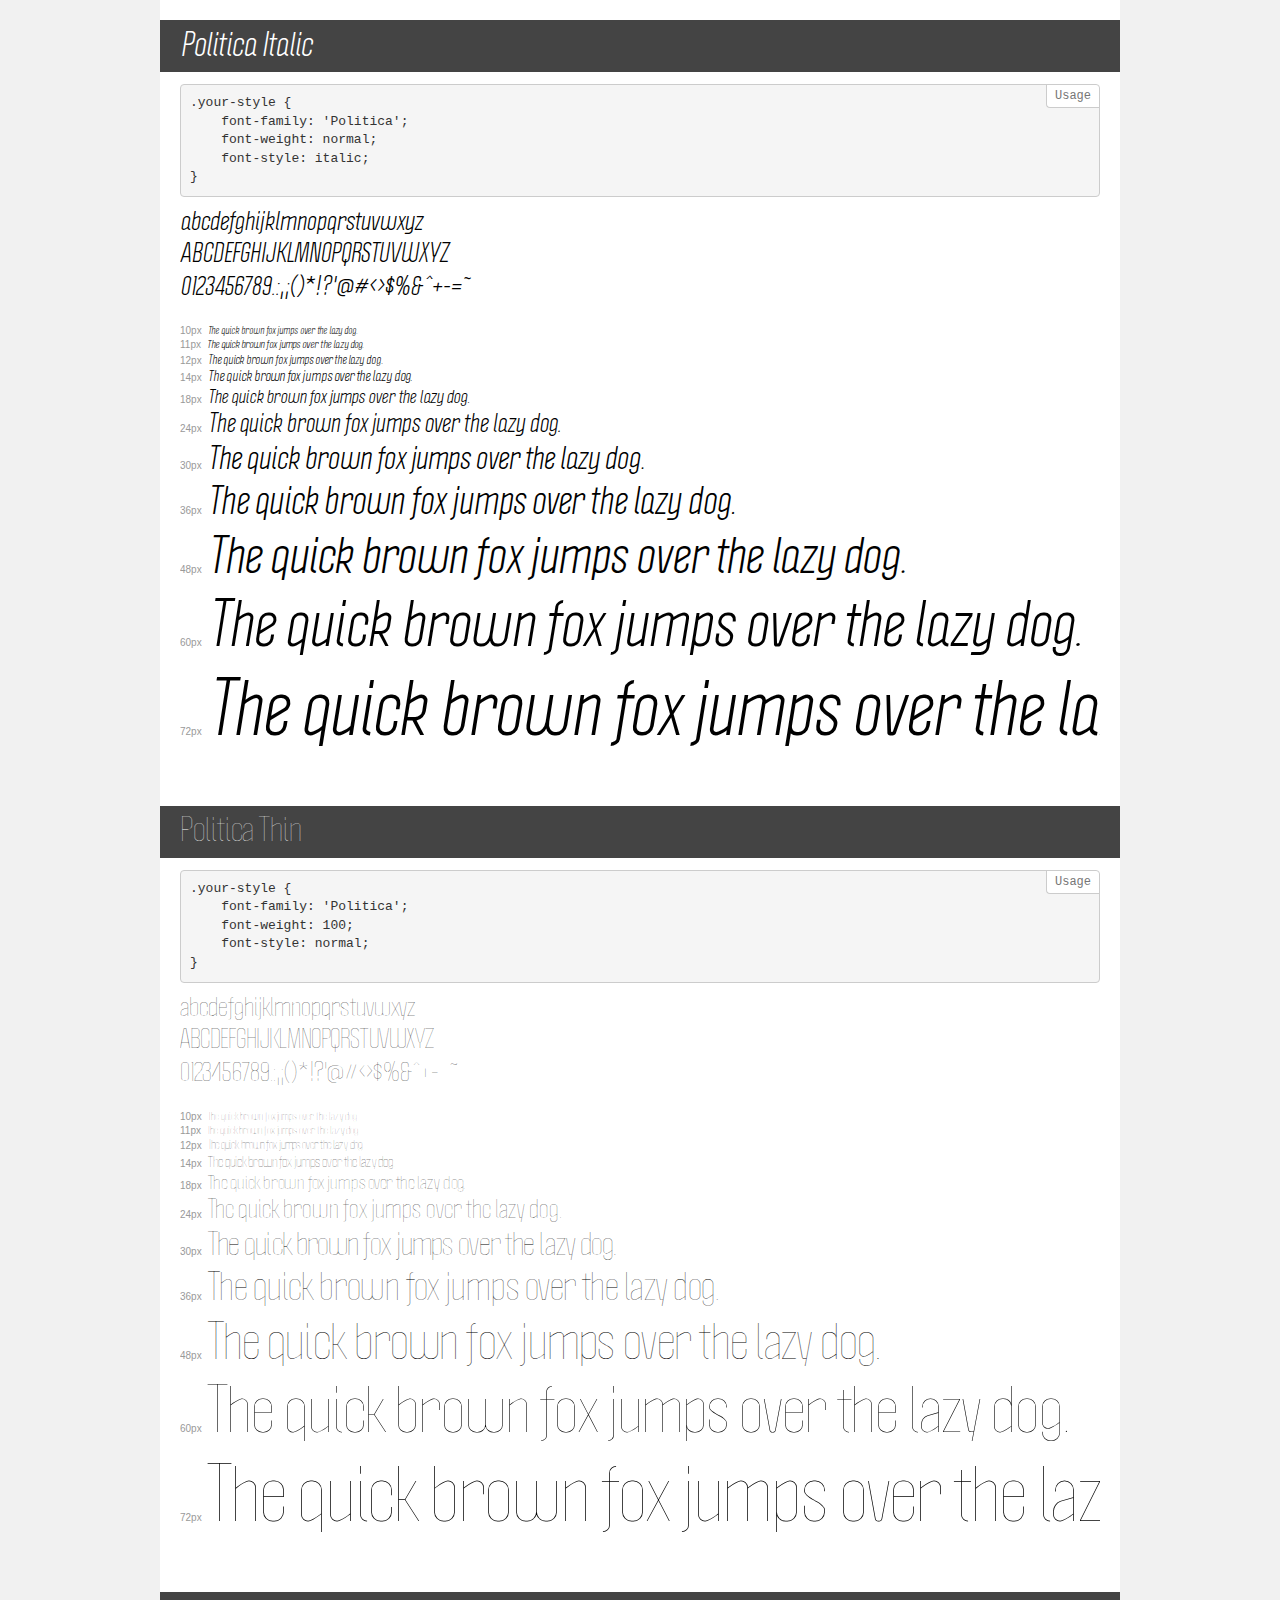
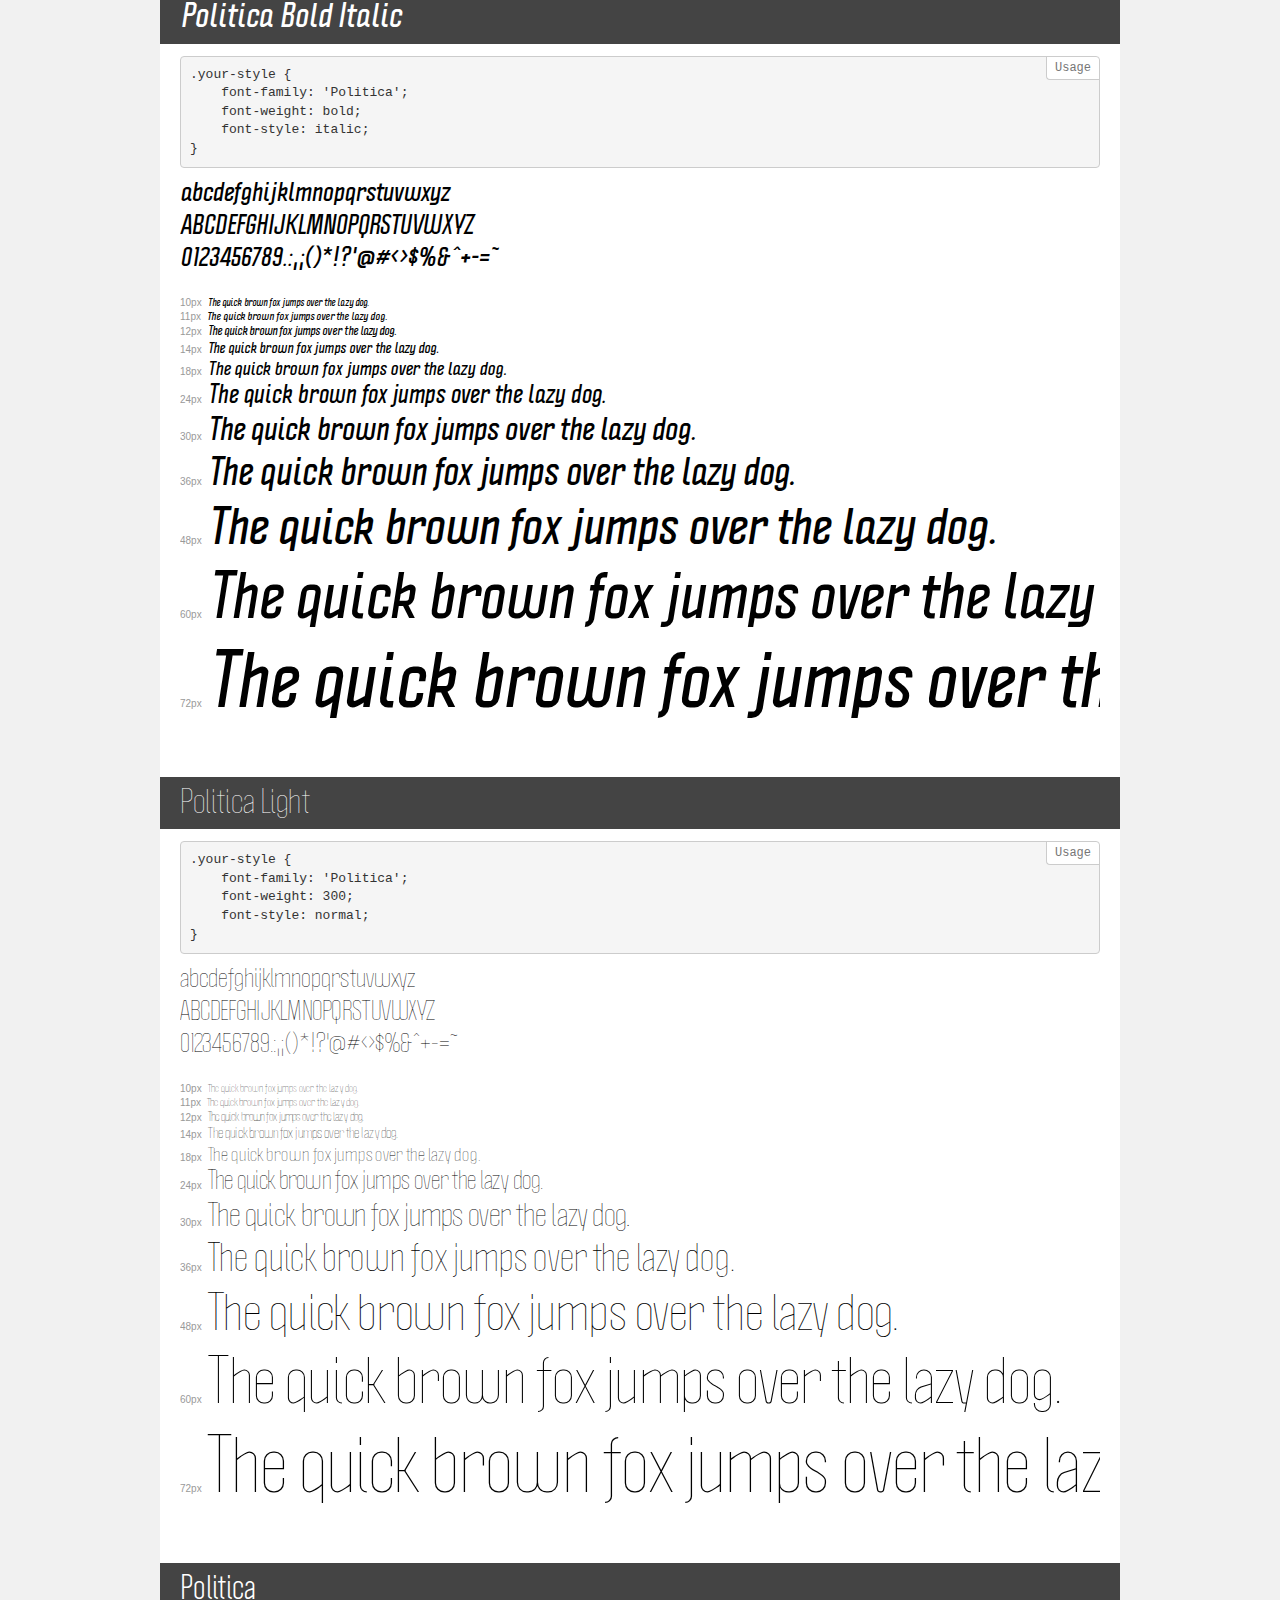
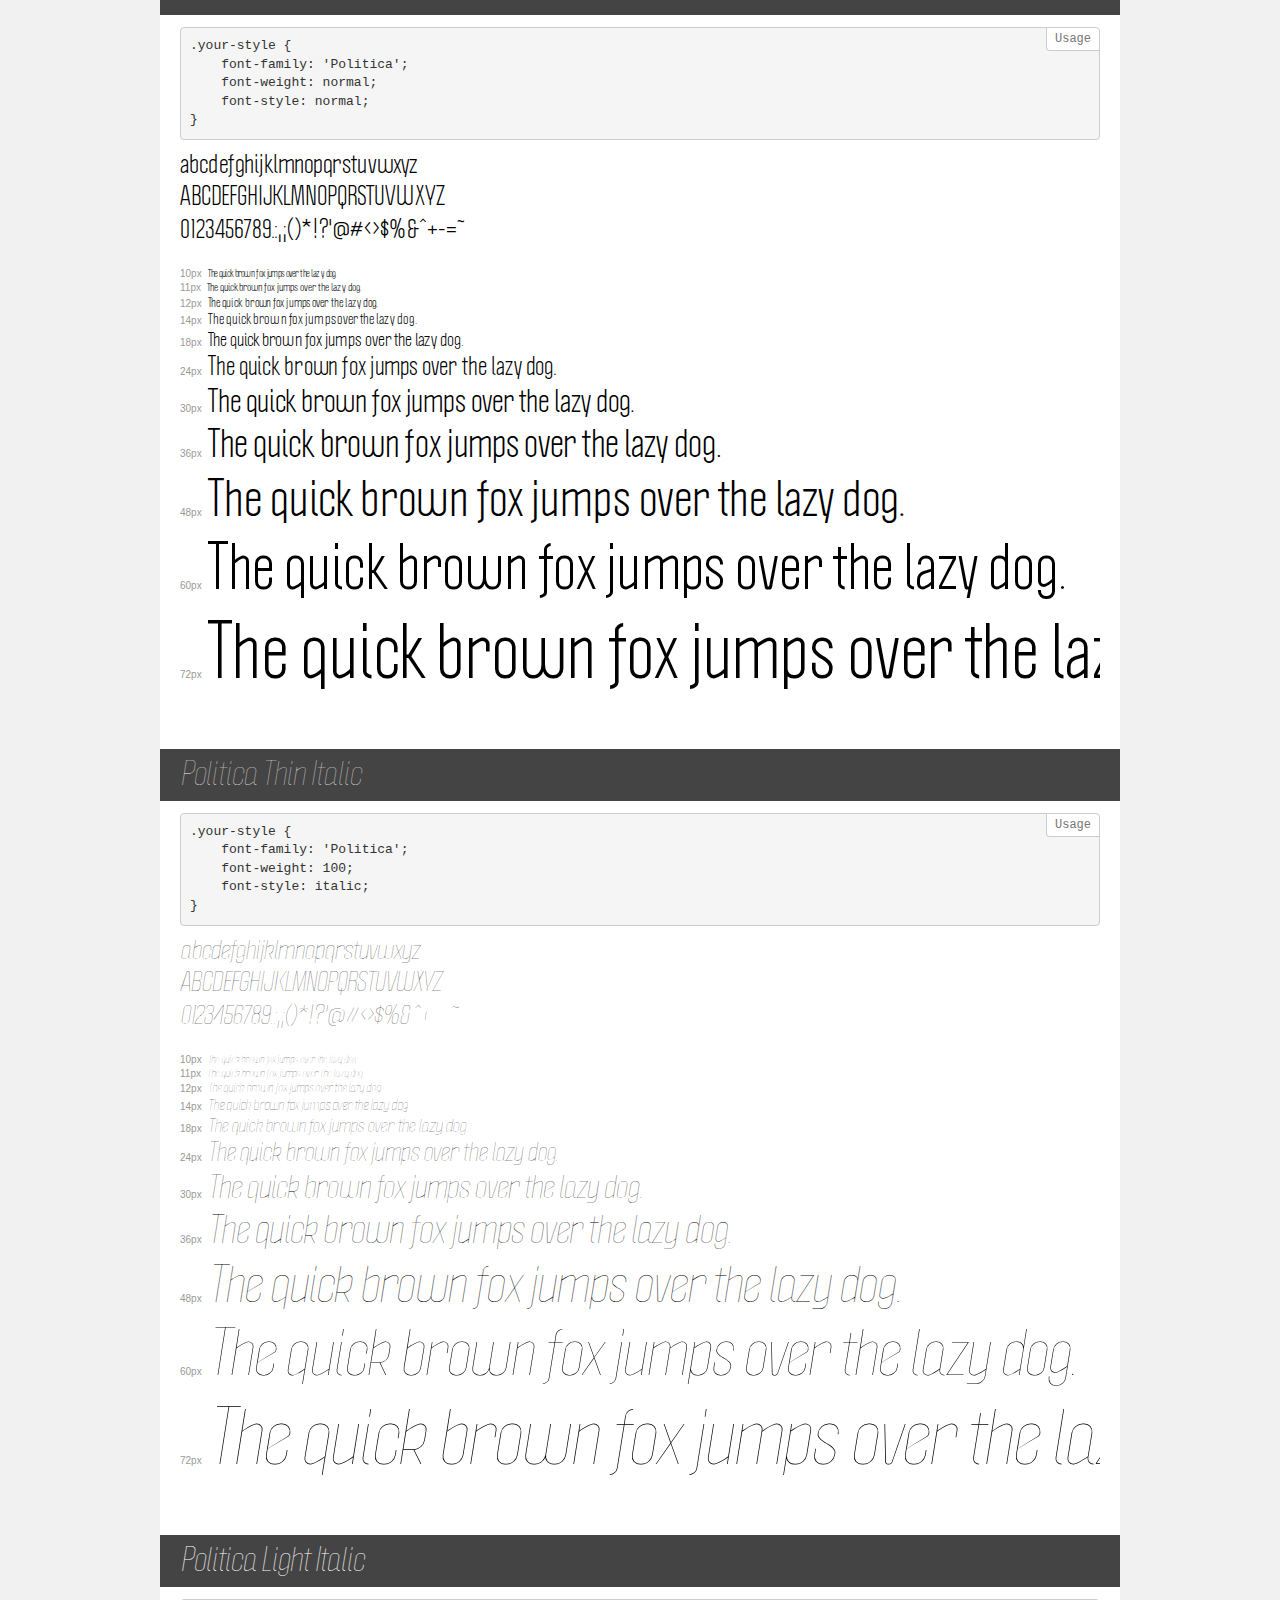
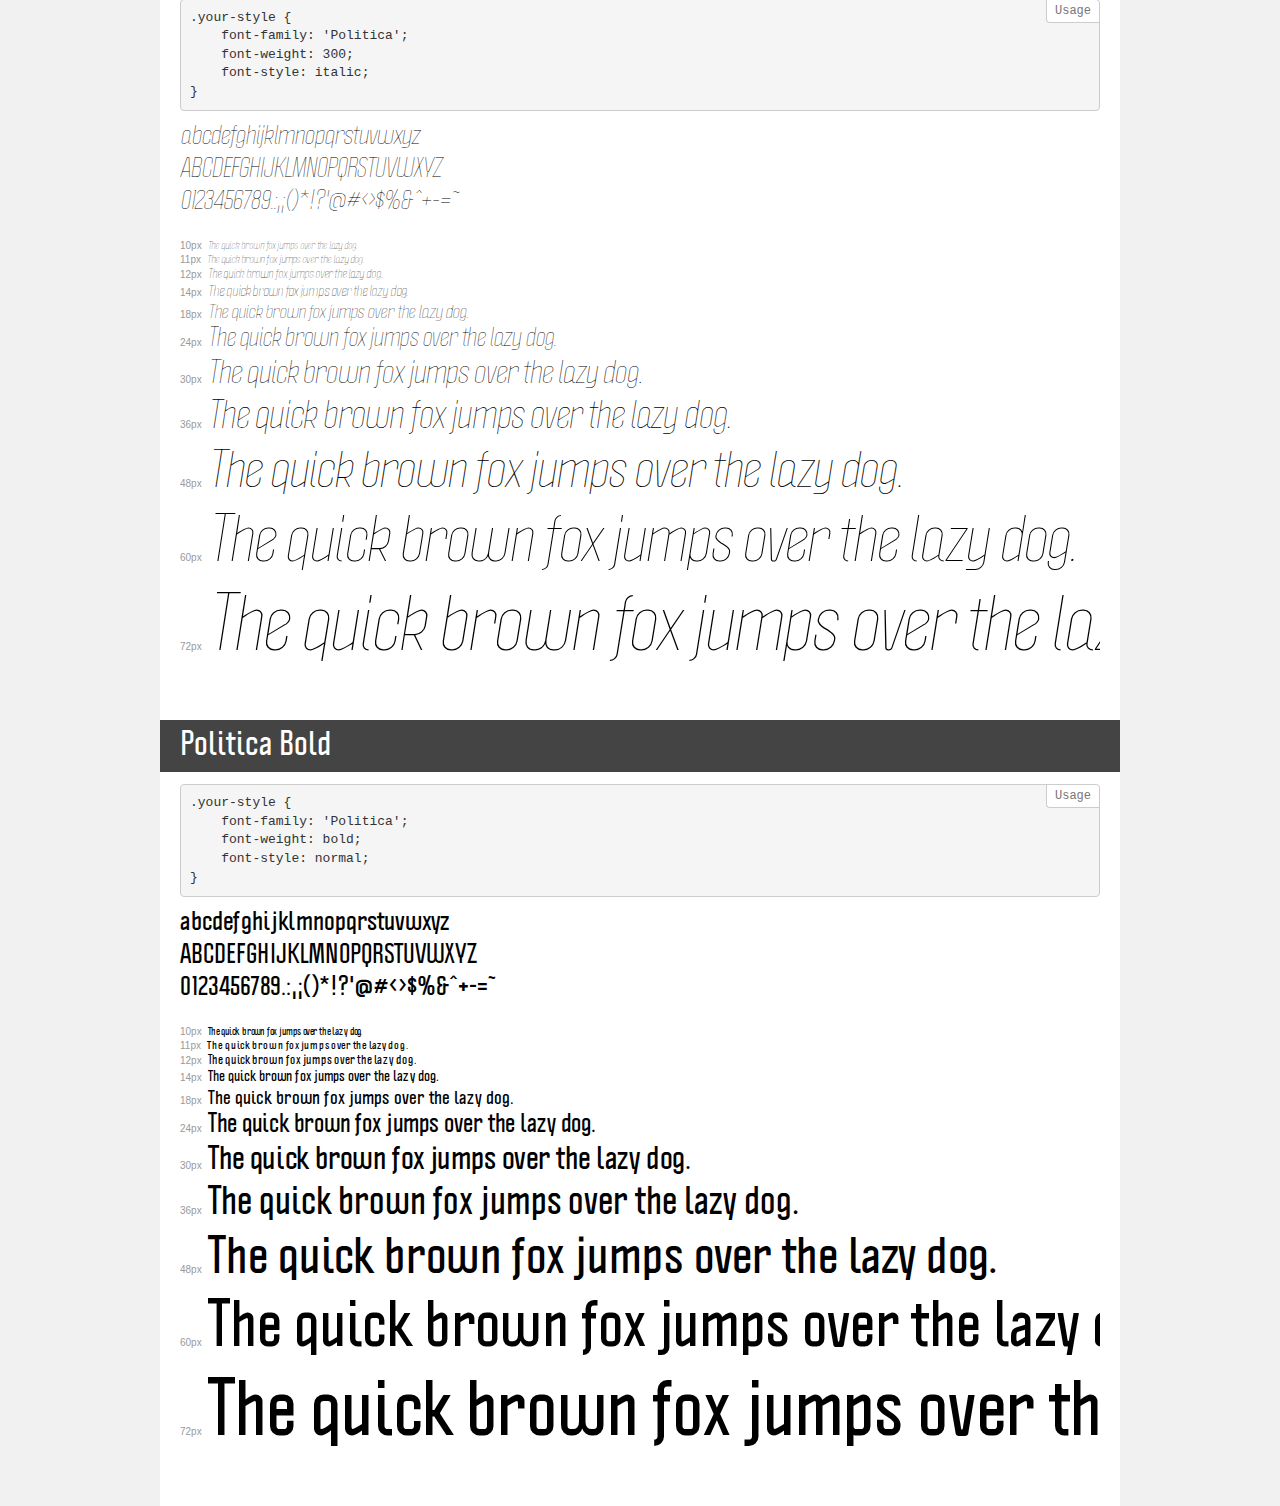
<file: fonts/Politica/demo.html>
<!DOCTYPE html>
<html>
<head>
    <meta charset="utf-8">
    <meta http-equiv="X-UA-Compatible" content="IE=edge">
    <meta name="viewport" content="width=device-width, initial-scale=1">
    <meta name="robots" content="noindex, noarchive">
    <meta name="format-detection" content="telephone=no">
    <title>Transfonter demo</title>
    <link href="stylesheet.css" rel="stylesheet">
    <style>
        /*
        http://meyerweb.com/eric/tools/css/reset/
        v2.0 | 20110126
        License: none (public domain)
        */
        html, body, div, span, applet, object, iframe,
        h1, h2, h3, h4, h5, h6, p, blockquote, pre,
        a, abbr, acronym, address, big, cite, code,
        del, dfn, em, img, ins, kbd, q, s, samp,
        small, strike, strong, sub, sup, tt, var,
        b, u, i, center,
        dl, dt, dd, ol, ul, li,
        fieldset, form, label, legend,
        table, caption, tbody, tfoot, thead, tr, th, td,
        article, aside, canvas, details, embed,
        figure, figcaption, footer, header, hgroup,
        menu, nav, output, ruby, section, summary,
        time, mark, audio, video {
            margin: 0;
            padding: 0;
            border: 0;
            font-size: 100%;
            font: inherit;
            vertical-align: baseline;
        }
        /* HTML5 display-role reset for older browsers */
        article, aside, details, figcaption, figure,
        footer, header, hgroup, menu, nav, section {
            display: block;
        }
        body {
            line-height: 1;
        }
        ol, ul {
            list-style: none;
        }
        blockquote, q {
            quotes: none;
        }
        blockquote:before, blockquote:after,
        q:before, q:after {
            content: '';
            content: none;
        }
        table {
            border-collapse: collapse;
            border-spacing: 0;
        }
        /* common styles */
        body {
            background: #f1f1f1;
            color: #000;
        }
        .page {
            background: #fff;
            width: 920px;
            margin: 0 auto;
            padding: 20px 20px 0 20px;
            overflow: hidden;
        }
        .font-container {
            overflow-x: auto;
            overflow-y: hidden;
            margin-bottom: 40px;
            line-height: 1.3;
            white-space: nowrap;
            padding-bottom: 5px;
        }
        h1 {
            position: relative;
            background: #444;
            font-size: 32px;
            color: #fff;
            padding: 10px 20px;
            margin: 0 -20px 12px -20px;
        }
        .letters {
            font-size: 25px;
            margin-bottom: 20px;
        }
        .s10:before {
            content: '10px';
        }
        .s11:before {
            content: '11px';
        }
        .s12:before {
            content: '12px';
        }
        .s14:before {
            content: '14px';
        }
        .s18:before {
            content: '18px';
        }
        .s24:before {
            content: '24px';
        }
        .s30:before {
            content: '30px';
        }
        .s36:before {
            content: '36px';
        }
        .s48:before {
            content: '48px';
        }
        .s60:before {
            content: '60px';
        }
        .s72:before {
            content: '72px';
        }
        .s10:before, .s11:before, .s12:before, .s14:before,
        .s18:before, .s24:before, .s30:before, .s36:before,
        .s48:before, .s60:before, .s72:before {
            font-family: Arial, sans-serif;
            font-size: 10px;
            font-weight: normal;
            font-style: normal;
            color: #999;
            padding-right: 6px;
        }
        pre {
            display: block;
            position: relative;
            padding: 9px;
            margin: 0 0 10px;
            font-family: Monaco, Menlo, Consolas, "Courier New", monospace !important;
            font-size: 13px;
            line-height: 1.428571429;
            color: #333;
            font-weight: normal !important;
            font-style: normal !important;
            background-color: #f5f5f5;
            border: 1px solid #ccc;
            overflow-x: auto;
            border-radius: 4px;
        }
        pre:after {
            display: block;
            position: absolute;
            right: 0;
            top: 0;
            content: 'Usage';
            line-height: 1;
            padding: 5px 8px;
            font-size: 12px;
            color: #767676;
            background-color: #fff;
            border: 1px solid #ccc;
            border-right: none;
            border-top: none;
            border-radius: 0 4px 0 4px;
            z-index: 10;
        }
        /* responsive */
        @media (max-width: 959px) {
            .page {
                width: auto;
                margin: 0;
            }
        }
    </style>
</head>
<body>
<div class="page">
    <div class="demo" style="font-family: 'Politica'; font-weight: normal; font-style: italic;">
        <h1>Politica Italic</h1>
        <pre>.your-style {
    font-family: 'Politica';
    font-weight: normal;
    font-style: italic;
}</pre>
        <div class="font-container">
            <p class="letters">
                abcdefghijklmnopqrstuvwxyz<br>
ABCDEFGHIJKLMNOPQRSTUVWXYZ<br>
                0123456789.:,;()*!?'@#<>$%&^+-=~
            </p>
            <p class="s10" style="font-size: 10px;">The quick brown fox jumps over the lazy dog.</p>
            <p class="s11" style="font-size: 11px;">The quick brown fox jumps over the lazy dog.</p>
            <p class="s12" style="font-size: 12px;">The quick brown fox jumps over the lazy dog.</p>
            <p class="s14" style="font-size: 14px;">The quick brown fox jumps over the lazy dog.</p>
            <p class="s18" style="font-size: 18px;">The quick brown fox jumps over the lazy dog.</p>
            <p class="s24" style="font-size: 24px;">The quick brown fox jumps over the lazy dog.</p>
            <p class="s30" style="font-size: 30px;">The quick brown fox jumps over the lazy dog.</p>
            <p class="s36" style="font-size: 36px;">The quick brown fox jumps over the lazy dog.</p>
            <p class="s48" style="font-size: 48px;">The quick brown fox jumps over the lazy dog.</p>
            <p class="s60" style="font-size: 60px;">The quick brown fox jumps over the lazy dog.</p>
            <p class="s72" style="font-size: 72px;">The quick brown fox jumps over the lazy dog.</p>
        </div>
    </div>
    <div class="demo" style="font-family: 'Politica'; font-weight: 100; font-style: normal;">
        <h1>Politica Thin</h1>
        <pre>.your-style {
    font-family: 'Politica';
    font-weight: 100;
    font-style: normal;
}</pre>
        <div class="font-container">
            <p class="letters">
                abcdefghijklmnopqrstuvwxyz<br>
ABCDEFGHIJKLMNOPQRSTUVWXYZ<br>
                0123456789.:,;()*!?'@#<>$%&^+-=~
            </p>
            <p class="s10" style="font-size: 10px;">The quick brown fox jumps over the lazy dog.</p>
            <p class="s11" style="font-size: 11px;">The quick brown fox jumps over the lazy dog.</p>
            <p class="s12" style="font-size: 12px;">The quick brown fox jumps over the lazy dog.</p>
            <p class="s14" style="font-size: 14px;">The quick brown fox jumps over the lazy dog.</p>
            <p class="s18" style="font-size: 18px;">The quick brown fox jumps over the lazy dog.</p>
            <p class="s24" style="font-size: 24px;">The quick brown fox jumps over the lazy dog.</p>
            <p class="s30" style="font-size: 30px;">The quick brown fox jumps over the lazy dog.</p>
            <p class="s36" style="font-size: 36px;">The quick brown fox jumps over the lazy dog.</p>
            <p class="s48" style="font-size: 48px;">The quick brown fox jumps over the lazy dog.</p>
            <p class="s60" style="font-size: 60px;">The quick brown fox jumps over the lazy dog.</p>
            <p class="s72" style="font-size: 72px;">The quick brown fox jumps over the lazy dog.</p>
        </div>
    </div>
    <div class="demo" style="font-family: 'Politica'; font-weight: bold; font-style: italic;">
        <h1>Politica Bold Italic</h1>
        <pre>.your-style {
    font-family: 'Politica';
    font-weight: bold;
    font-style: italic;
}</pre>
        <div class="font-container">
            <p class="letters">
                abcdefghijklmnopqrstuvwxyz<br>
ABCDEFGHIJKLMNOPQRSTUVWXYZ<br>
                0123456789.:,;()*!?'@#<>$%&^+-=~
            </p>
            <p class="s10" style="font-size: 10px;">The quick brown fox jumps over the lazy dog.</p>
            <p class="s11" style="font-size: 11px;">The quick brown fox jumps over the lazy dog.</p>
            <p class="s12" style="font-size: 12px;">The quick brown fox jumps over the lazy dog.</p>
            <p class="s14" style="font-size: 14px;">The quick brown fox jumps over the lazy dog.</p>
            <p class="s18" style="font-size: 18px;">The quick brown fox jumps over the lazy dog.</p>
            <p class="s24" style="font-size: 24px;">The quick brown fox jumps over the lazy dog.</p>
            <p class="s30" style="font-size: 30px;">The quick brown fox jumps over the lazy dog.</p>
            <p class="s36" style="font-size: 36px;">The quick brown fox jumps over the lazy dog.</p>
            <p class="s48" style="font-size: 48px;">The quick brown fox jumps over the lazy dog.</p>
            <p class="s60" style="font-size: 60px;">The quick brown fox jumps over the lazy dog.</p>
            <p class="s72" style="font-size: 72px;">The quick brown fox jumps over the lazy dog.</p>
        </div>
    </div>
    <div class="demo" style="font-family: 'Politica'; font-weight: 300; font-style: normal;">
        <h1>Politica Light</h1>
        <pre>.your-style {
    font-family: 'Politica';
    font-weight: 300;
    font-style: normal;
}</pre>
        <div class="font-container">
            <p class="letters">
                abcdefghijklmnopqrstuvwxyz<br>
ABCDEFGHIJKLMNOPQRSTUVWXYZ<br>
                0123456789.:,;()*!?'@#<>$%&^+-=~
            </p>
            <p class="s10" style="font-size: 10px;">The quick brown fox jumps over the lazy dog.</p>
            <p class="s11" style="font-size: 11px;">The quick brown fox jumps over the lazy dog.</p>
            <p class="s12" style="font-size: 12px;">The quick brown fox jumps over the lazy dog.</p>
            <p class="s14" style="font-size: 14px;">The quick brown fox jumps over the lazy dog.</p>
            <p class="s18" style="font-size: 18px;">The quick brown fox jumps over the lazy dog.</p>
            <p class="s24" style="font-size: 24px;">The quick brown fox jumps over the lazy dog.</p>
            <p class="s30" style="font-size: 30px;">The quick brown fox jumps over the lazy dog.</p>
            <p class="s36" style="font-size: 36px;">The quick brown fox jumps over the lazy dog.</p>
            <p class="s48" style="font-size: 48px;">The quick brown fox jumps over the lazy dog.</p>
            <p class="s60" style="font-size: 60px;">The quick brown fox jumps over the lazy dog.</p>
            <p class="s72" style="font-size: 72px;">The quick brown fox jumps over the lazy dog.</p>
        </div>
    </div>
    <div class="demo" style="font-family: 'Politica'; font-weight: normal; font-style: normal;">
        <h1>Politica</h1>
        <pre>.your-style {
    font-family: 'Politica';
    font-weight: normal;
    font-style: normal;
}</pre>
        <div class="font-container">
            <p class="letters">
                abcdefghijklmnopqrstuvwxyz<br>
ABCDEFGHIJKLMNOPQRSTUVWXYZ<br>
                0123456789.:,;()*!?'@#<>$%&^+-=~
            </p>
            <p class="s10" style="font-size: 10px;">The quick brown fox jumps over the lazy dog.</p>
            <p class="s11" style="font-size: 11px;">The quick brown fox jumps over the lazy dog.</p>
            <p class="s12" style="font-size: 12px;">The quick brown fox jumps over the lazy dog.</p>
            <p class="s14" style="font-size: 14px;">The quick brown fox jumps over the lazy dog.</p>
            <p class="s18" style="font-size: 18px;">The quick brown fox jumps over the lazy dog.</p>
            <p class="s24" style="font-size: 24px;">The quick brown fox jumps over the lazy dog.</p>
            <p class="s30" style="font-size: 30px;">The quick brown fox jumps over the lazy dog.</p>
            <p class="s36" style="font-size: 36px;">The quick brown fox jumps over the lazy dog.</p>
            <p class="s48" style="font-size: 48px;">The quick brown fox jumps over the lazy dog.</p>
            <p class="s60" style="font-size: 60px;">The quick brown fox jumps over the lazy dog.</p>
            <p class="s72" style="font-size: 72px;">The quick brown fox jumps over the lazy dog.</p>
        </div>
    </div>
    <div class="demo" style="font-family: 'Politica'; font-weight: 100; font-style: italic;">
        <h1>Politica Thin Italic</h1>
        <pre>.your-style {
    font-family: 'Politica';
    font-weight: 100;
    font-style: italic;
}</pre>
        <div class="font-container">
            <p class="letters">
                abcdefghijklmnopqrstuvwxyz<br>
ABCDEFGHIJKLMNOPQRSTUVWXYZ<br>
                0123456789.:,;()*!?'@#<>$%&^+-=~
            </p>
            <p class="s10" style="font-size: 10px;">The quick brown fox jumps over the lazy dog.</p>
            <p class="s11" style="font-size: 11px;">The quick brown fox jumps over the lazy dog.</p>
            <p class="s12" style="font-size: 12px;">The quick brown fox jumps over the lazy dog.</p>
            <p class="s14" style="font-size: 14px;">The quick brown fox jumps over the lazy dog.</p>
            <p class="s18" style="font-size: 18px;">The quick brown fox jumps over the lazy dog.</p>
            <p class="s24" style="font-size: 24px;">The quick brown fox jumps over the lazy dog.</p>
            <p class="s30" style="font-size: 30px;">The quick brown fox jumps over the lazy dog.</p>
            <p class="s36" style="font-size: 36px;">The quick brown fox jumps over the lazy dog.</p>
            <p class="s48" style="font-size: 48px;">The quick brown fox jumps over the lazy dog.</p>
            <p class="s60" style="font-size: 60px;">The quick brown fox jumps over the lazy dog.</p>
            <p class="s72" style="font-size: 72px;">The quick brown fox jumps over the lazy dog.</p>
        </div>
    </div>
    <div class="demo" style="font-family: 'Politica'; font-weight: 300; font-style: italic;">
        <h1>Politica Light Italic</h1>
        <pre>.your-style {
    font-family: 'Politica';
    font-weight: 300;
    font-style: italic;
}</pre>
        <div class="font-container">
            <p class="letters">
                abcdefghijklmnopqrstuvwxyz<br>
ABCDEFGHIJKLMNOPQRSTUVWXYZ<br>
                0123456789.:,;()*!?'@#<>$%&^+-=~
            </p>
            <p class="s10" style="font-size: 10px;">The quick brown fox jumps over the lazy dog.</p>
            <p class="s11" style="font-size: 11px;">The quick brown fox jumps over the lazy dog.</p>
            <p class="s12" style="font-size: 12px;">The quick brown fox jumps over the lazy dog.</p>
            <p class="s14" style="font-size: 14px;">The quick brown fox jumps over the lazy dog.</p>
            <p class="s18" style="font-size: 18px;">The quick brown fox jumps over the lazy dog.</p>
            <p class="s24" style="font-size: 24px;">The quick brown fox jumps over the lazy dog.</p>
            <p class="s30" style="font-size: 30px;">The quick brown fox jumps over the lazy dog.</p>
            <p class="s36" style="font-size: 36px;">The quick brown fox jumps over the lazy dog.</p>
            <p class="s48" style="font-size: 48px;">The quick brown fox jumps over the lazy dog.</p>
            <p class="s60" style="font-size: 60px;">The quick brown fox jumps over the lazy dog.</p>
            <p class="s72" style="font-size: 72px;">The quick brown fox jumps over the lazy dog.</p>
        </div>
    </div>
    <div class="demo" style="font-family: 'Politica'; font-weight: bold; font-style: normal;">
        <h1>Politica Bold</h1>
        <pre>.your-style {
    font-family: 'Politica';
    font-weight: bold;
    font-style: normal;
}</pre>
        <div class="font-container">
            <p class="letters">
                abcdefghijklmnopqrstuvwxyz<br>
ABCDEFGHIJKLMNOPQRSTUVWXYZ<br>
                0123456789.:,;()*!?'@#<>$%&^+-=~
            </p>
            <p class="s10" style="font-size: 10px;">The quick brown fox jumps over the lazy dog.</p>
            <p class="s11" style="font-size: 11px;">The quick brown fox jumps over the lazy dog.</p>
            <p class="s12" style="font-size: 12px;">The quick brown fox jumps over the lazy dog.</p>
            <p class="s14" style="font-size: 14px;">The quick brown fox jumps over the lazy dog.</p>
            <p class="s18" style="font-size: 18px;">The quick brown fox jumps over the lazy dog.</p>
            <p class="s24" style="font-size: 24px;">The quick brown fox jumps over the lazy dog.</p>
            <p class="s30" style="font-size: 30px;">The quick brown fox jumps over the lazy dog.</p>
            <p class="s36" style="font-size: 36px;">The quick brown fox jumps over the lazy dog.</p>
            <p class="s48" style="font-size: 48px;">The quick brown fox jumps over the lazy dog.</p>
            <p class="s60" style="font-size: 60px;">The quick brown fox jumps over the lazy dog.</p>
            <p class="s72" style="font-size: 72px;">The quick brown fox jumps over the lazy dog.</p>
        </div>
    </div>
</div>
</body>
</html>
</file>
<file: css/style.css>
@font-face {
  font-family: "Lato";
  src: url("Lato-Semibold.eot");
  src: local("Lato Semibold"), local("Lato-Semibold"), url("../fonts/Lato/Lato-Semibold.eot") format("embedded-opentype"), url("../fonts/Lato/Lato-Semibold.woff2") format("woff2"), url("../fonts/Lato/Lato-Semibold.woff") format("woff"), url("../fonts/Lato/Lato-Semibold.ttf") format("truetype");
  font-weight: 600;
  font-style: normal;
}
@font-face {
  font-family: "Lato";
  src: url("Lato-Bold.eot");
  src: local("Lato Bold"), local("Lato-Bold"), url("../fonts/Lato/Lato-Bold.eot?#iefix") format("embedded-opentype"), url("../fonts/Lato/Lato-Bold.woff2") format("woff2"), url("../fonts/Lato/Lato-Bold.woff") format("woff"), url("../fonts/Lato/Lato-Bold.ttf") format("truetype");
  font-weight: 700;
  font-style: normal;
}
@font-face {
  font-family: "Politica";
  src: url("Politica-Bold.eot");
  src: local("Politica Bold"), local("Politica-Bold"), url("../fonts/Politica/Politica-Bold.eot") format("embedded-opentype"), url("../fonts/Politica/Politica-Bold.woff2") format("woff2"), url("../fonts/Politica/Politica-Bold.woff") format("woff"), url("../fonts/Politica/Politica-Bold.ttf") format("truetype");
  font-weight: 700;
  font-style: normal;
}
html {
  box-sizing: border-box;
  scroll-behavior: smooth;
}

html *,
html *::before,
html *::after {
  box-sizing: border-box;
}

body {
  margin: 0;
  min-width: 375px;
  background-color: #190101;
  line-height: 1.5;
  font-weight: 700;
  font-size: 16px;
  font-family: "Lato", sans-serif;
  font-style: normal;
  color: #ffffff;
  position: relative;
  overflow-x: hidden;
}

img {
  height: auto;
  max-width: 100%;
}

input,
textarea,
a,
button {
  font-family: inherit;
  font-size: inherit;
  line-height: inherit;
  letter-spacing: inherit;
}

a {
  text-decoration: none;
  color: inherit;
}

.wrapper {
  max-width: 1288px;
  padding: 0 20px;
  margin: 0 auto;
}

.first-screen {
  background-image: url(../img/bg.jpg);
  background-size: cover;
  background-repeat: no-repeat;
  width: 100vw;
  height: 100vh;
}
@media (max-width: 1024px) {
  .first-screen {
    background-image: url(../img/bg-1024.jpg);
  }
}
@media (max-width: 768px) {
  .first-screen {
    background-image: url(../img/bg-768.jpg);
    width: 100%;
    max-width: 100%;
  }
}
.first-screen__grid {
  display: flex;
  flex-direction: column;
  gap: 0;
  justify-content: center;
  align-items: center;
  height: 100%;
}
.first-screen__logo {
  display: block;
  max-width: 242px;
  margin-bottom: 58px;
}
@media (max-width: 768px) {
  .first-screen__logo {
    margin-bottom: 32px;
  }
}
.first-screen__title {
  color: var(--white, #fff);
  text-align: center;
  font-family: "Politica", sans-serif;
  font-size: 40px;
  font-style: normal;
  font-weight: 600;
  line-height: 1.4;
  margin: 0;
  margin-bottom: 77px;
  max-width: 250px;
  letter-spacing: 3px;
}
@media (max-width: 768px) {
  .first-screen__title {
    font-size: 32px;
    margin-bottom: 32px;
  }
}
.first-screen__subtitle {
  color: var(--white, #fff);
  text-align: center;
  font-size: 16px;
  font-style: normal;
  line-height: 1;
  text-transform: uppercase;
  margin: 0;
  margin-bottom: 24px;
}
.first-screen__list {
  margin: 0;
  padding: 0;
  list-style: none;
  display: grid;
  gap: 32px;
  grid-template-columns: repeat(2, 1fr);
  max-width: 480px;
  width: 100%;
}
@media (max-width: 768px) {
  .first-screen__list {
    grid-template-columns: repeat(1, 1fr);
    gap: 16px;
    max-width: 100%;
    width: initial;
    margin: 0 auto;
  }
}
.first-screen__item {
  color: var(--white, #fff);
  font-size: 16px;
  font-style: normal;
  line-height: 30px;
  text-transform: capitalize;
}
.first-screen__item a {
  display: block;
  text-decoration: underline;
}
</file>
<file: fonts/Lato/stylesheet.css>
@font-face {
    font-family: 'Lato';
    src: url('Lato-LightItalic.eot');
    src: local('Lato Light Italic'), local('Lato-LightItalic'),
        url('Lato-LightItalic.eot?#iefix') format('embedded-opentype'),
        url('Lato-LightItalic.woff2') format('woff2'),
        url('Lato-LightItalic.woff') format('woff'),
        url('Lato-LightItalic.ttf') format('truetype');
    font-weight: 300;
    font-style: italic;
}

@font-face {
    font-family: 'Lato';
    src: url('Lato-Black.eot');
    src: local('Lato Black'), local('Lato-Black'),
        url('Lato-Black.eot?#iefix') format('embedded-opentype'),
        url('Lato-Black.woff2') format('woff2'),
        url('Lato-Black.woff') format('woff'),
        url('Lato-Black.ttf') format('truetype');
    font-weight: 900;
    font-style: normal;
}

@font-face {
    font-family: 'Lato';
    src: url('Lato-HeavyItalic.eot');
    src: local('Lato Heavy Italic'), local('Lato-HeavyItalic'),
        url('Lato-HeavyItalic.eot?#iefix') format('embedded-opentype'),
        url('Lato-HeavyItalic.woff2') format('woff2'),
        url('Lato-HeavyItalic.woff') format('woff'),
        url('Lato-HeavyItalic.ttf') format('truetype');
    font-weight: 900;
    font-style: italic;
}

@font-face {
    font-family: 'Lato Hairline';
    src: url('Lato-Hairline.eot');
    src: local('Lato Hairline'), local('Lato-Hairline'),
        url('Lato-Hairline.eot?#iefix') format('embedded-opentype'),
        url('Lato-Hairline.woff2') format('woff2'),
        url('Lato-Hairline.woff') format('woff'),
        url('Lato-Hairline.ttf') format('truetype');
    font-weight: 300;
    font-style: normal;
}

@font-face {
    font-family: 'Lato';
    src: url('Lato-Semibold.eot');
    src: local('Lato Semibold'), local('Lato-Semibold'),
        url('Lato-Semibold.eot?#iefix') format('embedded-opentype'),
        url('Lato-Semibold.woff2') format('woff2'),
        url('Lato-Semibold.woff') format('woff'),
        url('Lato-Semibold.ttf') format('truetype');
    font-weight: 600;
    font-style: normal;
}

@font-face {
    font-family: 'Lato';
    src: url('Lato-Heavy.eot');
    src: local('Lato Heavy'), local('Lato-Heavy'),
        url('Lato-Heavy.eot?#iefix') format('embedded-opentype'),
        url('Lato-Heavy.woff2') format('woff2'),
        url('Lato-Heavy.woff') format('woff'),
        url('Lato-Heavy.ttf') format('truetype');
    font-weight: 900;
    font-style: normal;
}

@font-face {
    font-family: 'Lato';
    src: url('Lato-MediumItalic.eot');
    src: local('Lato Medium Italic'), local('Lato-MediumItalic'),
        url('Lato-MediumItalic.eot?#iefix') format('embedded-opentype'),
        url('Lato-MediumItalic.woff2') format('woff2'),
        url('Lato-MediumItalic.woff') format('woff'),
        url('Lato-MediumItalic.ttf') format('truetype');
    font-weight: 500;
    font-style: italic;
}

@font-face {
    font-family: 'Lato';
    src: url('Lato-Light.eot');
    src: local('Lato Light'), local('Lato-Light'),
        url('Lato-Light.eot?#iefix') format('embedded-opentype'),
        url('Lato-Light.woff2') format('woff2'),
        url('Lato-Light.woff') format('woff'),
        url('Lato-Light.ttf') format('truetype');
    font-weight: 300;
    font-style: normal;
}

@font-face {
    font-family: 'Lato';
    src: url('Lato-Bold.eot');
    src: local('Lato Bold'), local('Lato-Bold'),
        url('Lato-Bold.eot?#iefix') format('embedded-opentype'),
        url('Lato-Bold.woff2') format('woff2'),
        url('Lato-Bold.woff') format('woff'),
        url('Lato-Bold.ttf') format('truetype');
    font-weight: bold;
    font-style: normal;
}

@font-face {
    font-family: 'Lato';
    src: url('Lato-BoldItalic.eot');
    src: local('Lato Bold Italic'), local('Lato-BoldItalic'),
        url('Lato-BoldItalic.eot?#iefix') format('embedded-opentype'),
        url('Lato-BoldItalic.woff2') format('woff2'),
        url('Lato-BoldItalic.woff') format('woff'),
        url('Lato-BoldItalic.ttf') format('truetype');
    font-weight: bold;
    font-style: italic;
}

@font-face {
    font-family: 'Lato';
    src: url('Lato-Regular.eot');
    src: local('Lato Regular'), local('Lato-Regular'),
        url('Lato-Regular.eot?#iefix') format('embedded-opentype'),
        url('Lato-Regular.woff2') format('woff2'),
        url('Lato-Regular.woff') format('woff'),
        url('Lato-Regular.ttf') format('truetype');
    font-weight: normal;
    font-style: normal;
}

@font-face {
    font-family: 'Lato Hairline';
    src: url('Lato-HairlineItalic.eot');
    src: local('Lato Hairline Italic'), local('Lato-HairlineItalic'),
        url('Lato-HairlineItalic.eot?#iefix') format('embedded-opentype'),
        url('Lato-HairlineItalic.woff2') format('woff2'),
        url('Lato-HairlineItalic.woff') format('woff'),
        url('Lato-HairlineItalic.ttf') format('truetype');
    font-weight: 300;
    font-style: italic;
}

@font-face {
    font-family: 'Lato';
    src: url('Lato-SemiboldItalic.eot');
    src: local('Lato Semibold Italic'), local('Lato-SemiboldItalic'),
        url('Lato-SemiboldItalic.eot?#iefix') format('embedded-opentype'),
        url('Lato-SemiboldItalic.woff2') format('woff2'),
        url('Lato-SemiboldItalic.woff') format('woff'),
        url('Lato-SemiboldItalic.ttf') format('truetype');
    font-weight: 600;
    font-style: italic;
}

@font-face {
    font-family: 'Lato';
    src: url('Lato-BlackItalic.eot');
    src: local('Lato Black Italic'), local('Lato-BlackItalic'),
        url('Lato-BlackItalic.eot?#iefix') format('embedded-opentype'),
        url('Lato-BlackItalic.woff2') format('woff2'),
        url('Lato-BlackItalic.woff') format('woff'),
        url('Lato-BlackItalic.ttf') format('truetype');
    font-weight: 900;
    font-style: italic;
}

@font-face {
    font-family: 'Lato';
    src: url('Lato-Italic.eot');
    src: local('Lato Italic'), local('Lato-Italic'),
        url('Lato-Italic.eot?#iefix') format('embedded-opentype'),
        url('Lato-Italic.woff2') format('woff2'),
        url('Lato-Italic.woff') format('woff'),
        url('Lato-Italic.ttf') format('truetype');
    font-weight: normal;
    font-style: italic;
}

@font-face {
    font-family: 'Lato';
    src: url('Lato-ThinItalic.eot');
    src: local('Lato Thin Italic'), local('Lato-ThinItalic'),
        url('Lato-ThinItalic.eot?#iefix') format('embedded-opentype'),
        url('Lato-ThinItalic.woff2') format('woff2'),
        url('Lato-ThinItalic.woff') format('woff'),
        url('Lato-ThinItalic.ttf') format('truetype');
    font-weight: 100;
    font-style: italic;
}

@font-face {
    font-family: 'Lato';
    src: url('Lato-Thin.eot');
    src: local('Lato Thin'), local('Lato-Thin'),
        url('Lato-Thin.eot?#iefix') format('embedded-opentype'),
        url('Lato-Thin.woff2') format('woff2'),
        url('Lato-Thin.woff') format('woff'),
        url('Lato-Thin.ttf') format('truetype');
    font-weight: 100;
    font-style: normal;
}

@font-face {
    font-family: 'Lato';
    src: url('Lato-Medium.eot');
    src: local('Lato Medium'), local('Lato-Medium'),
        url('Lato-Medium.eot?#iefix') format('embedded-opentype'),
        url('Lato-Medium.woff2') format('woff2'),
        url('Lato-Medium.woff') format('woff'),
        url('Lato-Medium.ttf') format('truetype');
    font-weight: 500;
    font-style: normal;
}
</file>
<file: fonts/Politica/stylesheet.css>
@font-face {
    font-family: 'Politica';
    src: url('Politica-Italic.eot');
    src: local('Politica Italic'), local('Politica-Italic'),
        url('Politica-Italic.eot?#iefix') format('embedded-opentype'),
        url('Politica-Italic.woff2') format('woff2'),
        url('Politica-Italic.woff') format('woff'),
        url('Politica-Italic.ttf') format('truetype');
    font-weight: normal;
    font-style: italic;
}

@font-face {
    font-family: 'Politica';
    src: url('PoliticaThin.eot');
    src: local('Politica Thin'), local('PoliticaThin'),
        url('PoliticaThin.eot?#iefix') format('embedded-opentype'),
        url('PoliticaThin.woff2') format('woff2'),
        url('PoliticaThin.woff') format('woff'),
        url('PoliticaThin.ttf') format('truetype');
    font-weight: 100;
    font-style: normal;
}

@font-face {
    font-family: 'Politica';
    src: url('Politica-BoldItalic.eot');
    src: local('Politica Bold Italic'), local('Politica-BoldItalic'),
        url('Politica-BoldItalic.eot?#iefix') format('embedded-opentype'),
        url('Politica-BoldItalic.woff2') format('woff2'),
        url('Politica-BoldItalic.woff') format('woff'),
        url('Politica-BoldItalic.ttf') format('truetype');
    font-weight: bold;
    font-style: italic;
}

@font-face {
    font-family: 'Politica';
    src: url('PoliticaLight.eot');
    src: local('Politica Light'), local('PoliticaLight'),
        url('PoliticaLight.eot?#iefix') format('embedded-opentype'),
        url('PoliticaLight.woff2') format('woff2'),
        url('PoliticaLight.woff') format('woff'),
        url('PoliticaLight.ttf') format('truetype');
    font-weight: 300;
    font-style: normal;
}

@font-face {
    font-family: 'Politica';
    src: url('Politica.eot');
    src: local('Politica'),
        url('Politica.eot?#iefix') format('embedded-opentype'),
        url('Politica.woff2') format('woff2'),
        url('Politica.woff') format('woff'),
        url('Politica.ttf') format('truetype');
    font-weight: normal;
    font-style: normal;
}

@font-face {
    font-family: 'Politica';
    src: url('PoliticaThin-Italic.eot');
    src: local('Politica Thin Italic'), local('PoliticaThin-Italic'),
        url('PoliticaThin-Italic.eot?#iefix') format('embedded-opentype'),
        url('PoliticaThin-Italic.woff2') format('woff2'),
        url('PoliticaThin-Italic.woff') format('woff'),
        url('PoliticaThin-Italic.ttf') format('truetype');
    font-weight: 100;
    font-style: italic;
}

@font-face {
    font-family: 'Politica';
    src: url('PoliticaLight-Italic.eot');
    src: local('Politica Light Italic'), local('PoliticaLight-Italic'),
        url('PoliticaLight-Italic.eot?#iefix') format('embedded-opentype'),
        url('PoliticaLight-Italic.woff2') format('woff2'),
        url('PoliticaLight-Italic.woff') format('woff'),
        url('PoliticaLight-Italic.ttf') format('truetype');
    font-weight: 300;
    font-style: italic;
}

@font-face {
    font-family: 'Politica';
    src: url('Politica-Bold.eot');
    src: local('Politica Bold'), local('Politica-Bold'),
        url('Politica-Bold.eot?#iefix') format('embedded-opentype'),
        url('Politica-Bold.woff2') format('woff2'),
        url('Politica-Bold.woff') format('woff'),
        url('Politica-Bold.ttf') format('truetype');
    font-weight: bold;
    font-style: normal;
}
</file>
